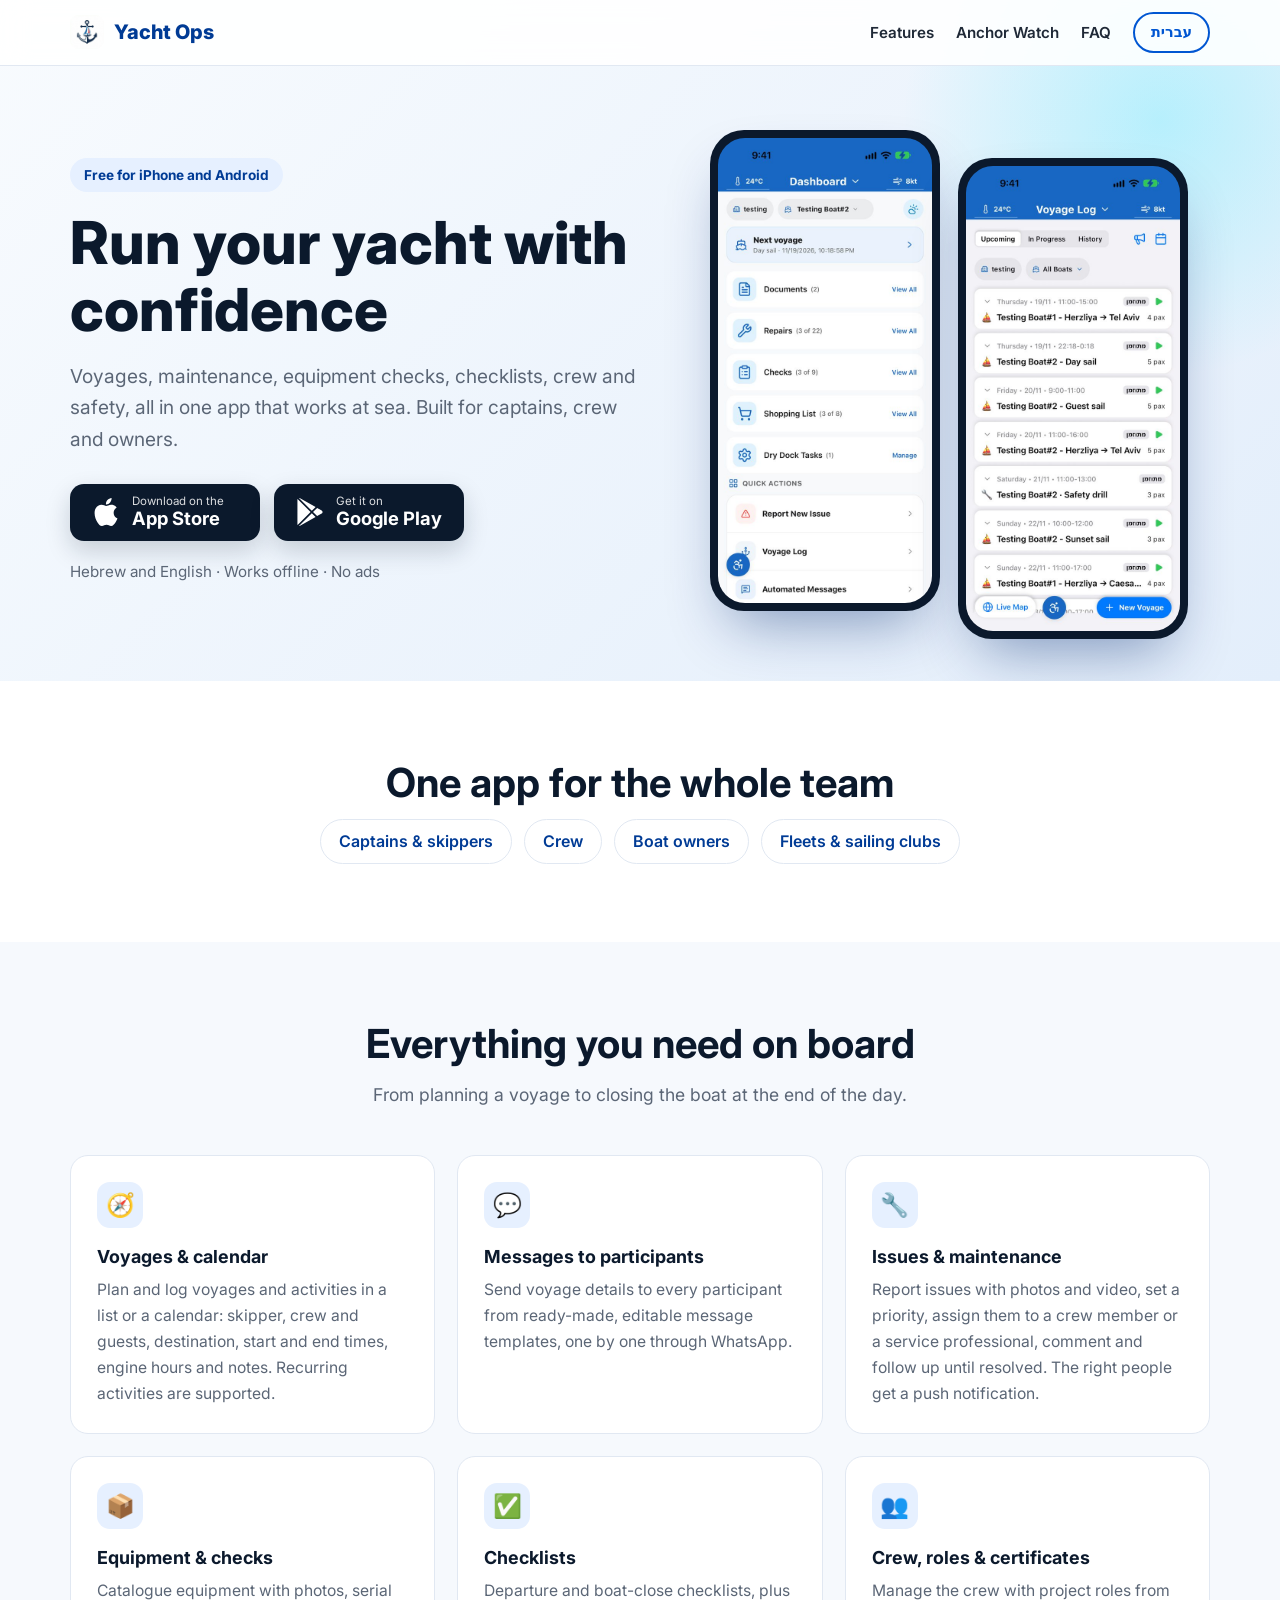
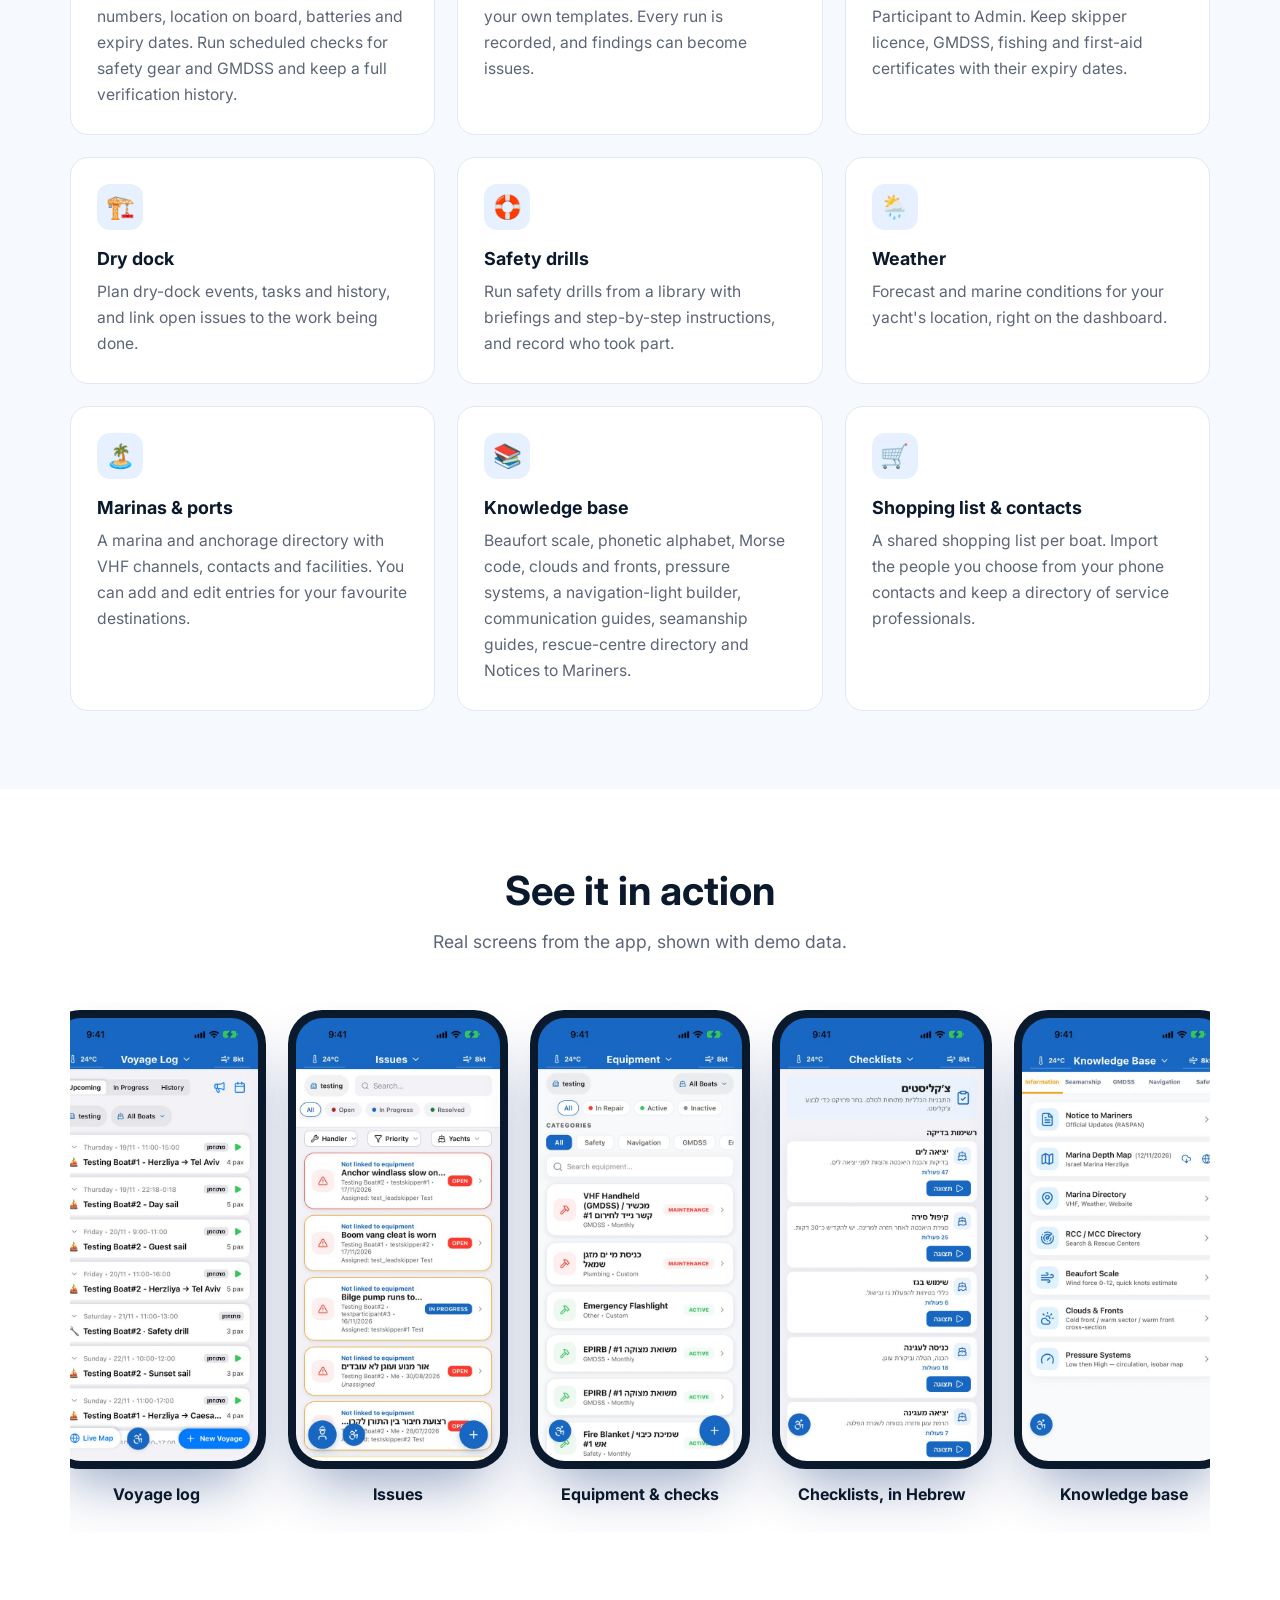
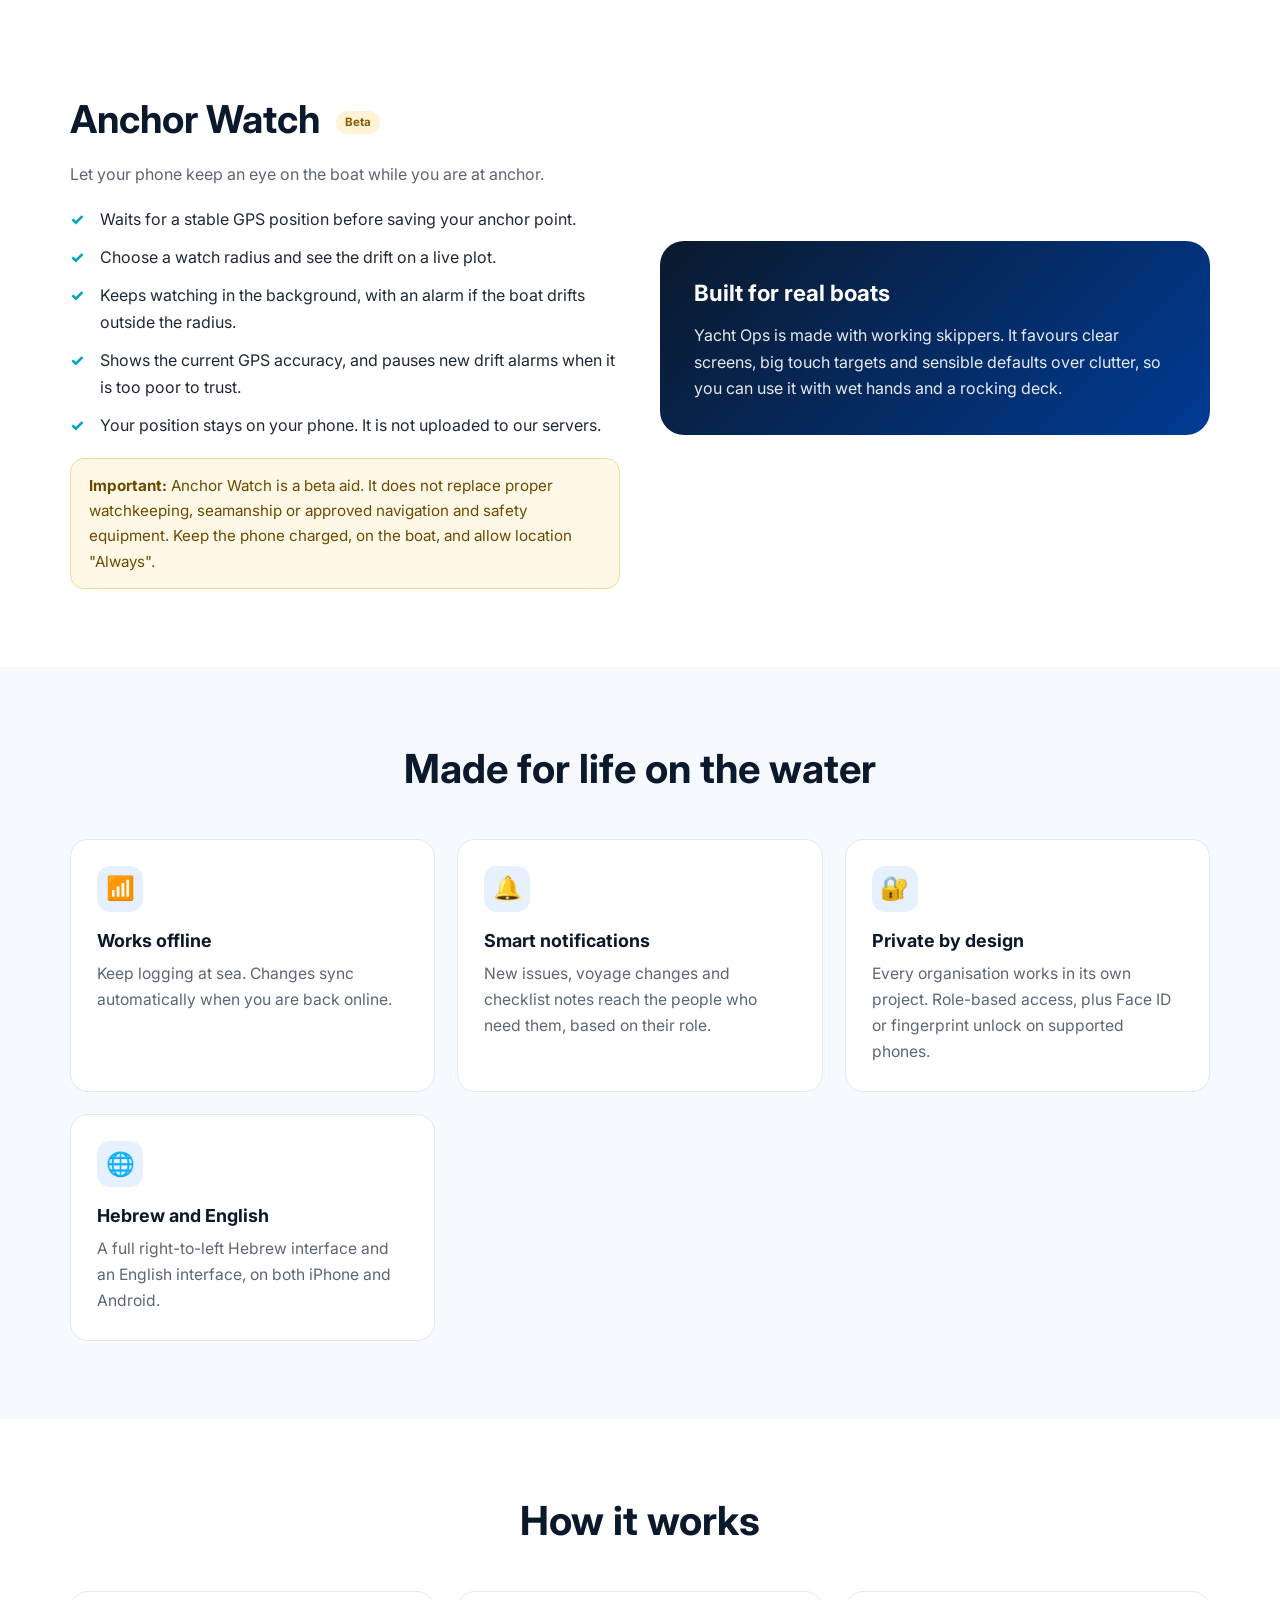
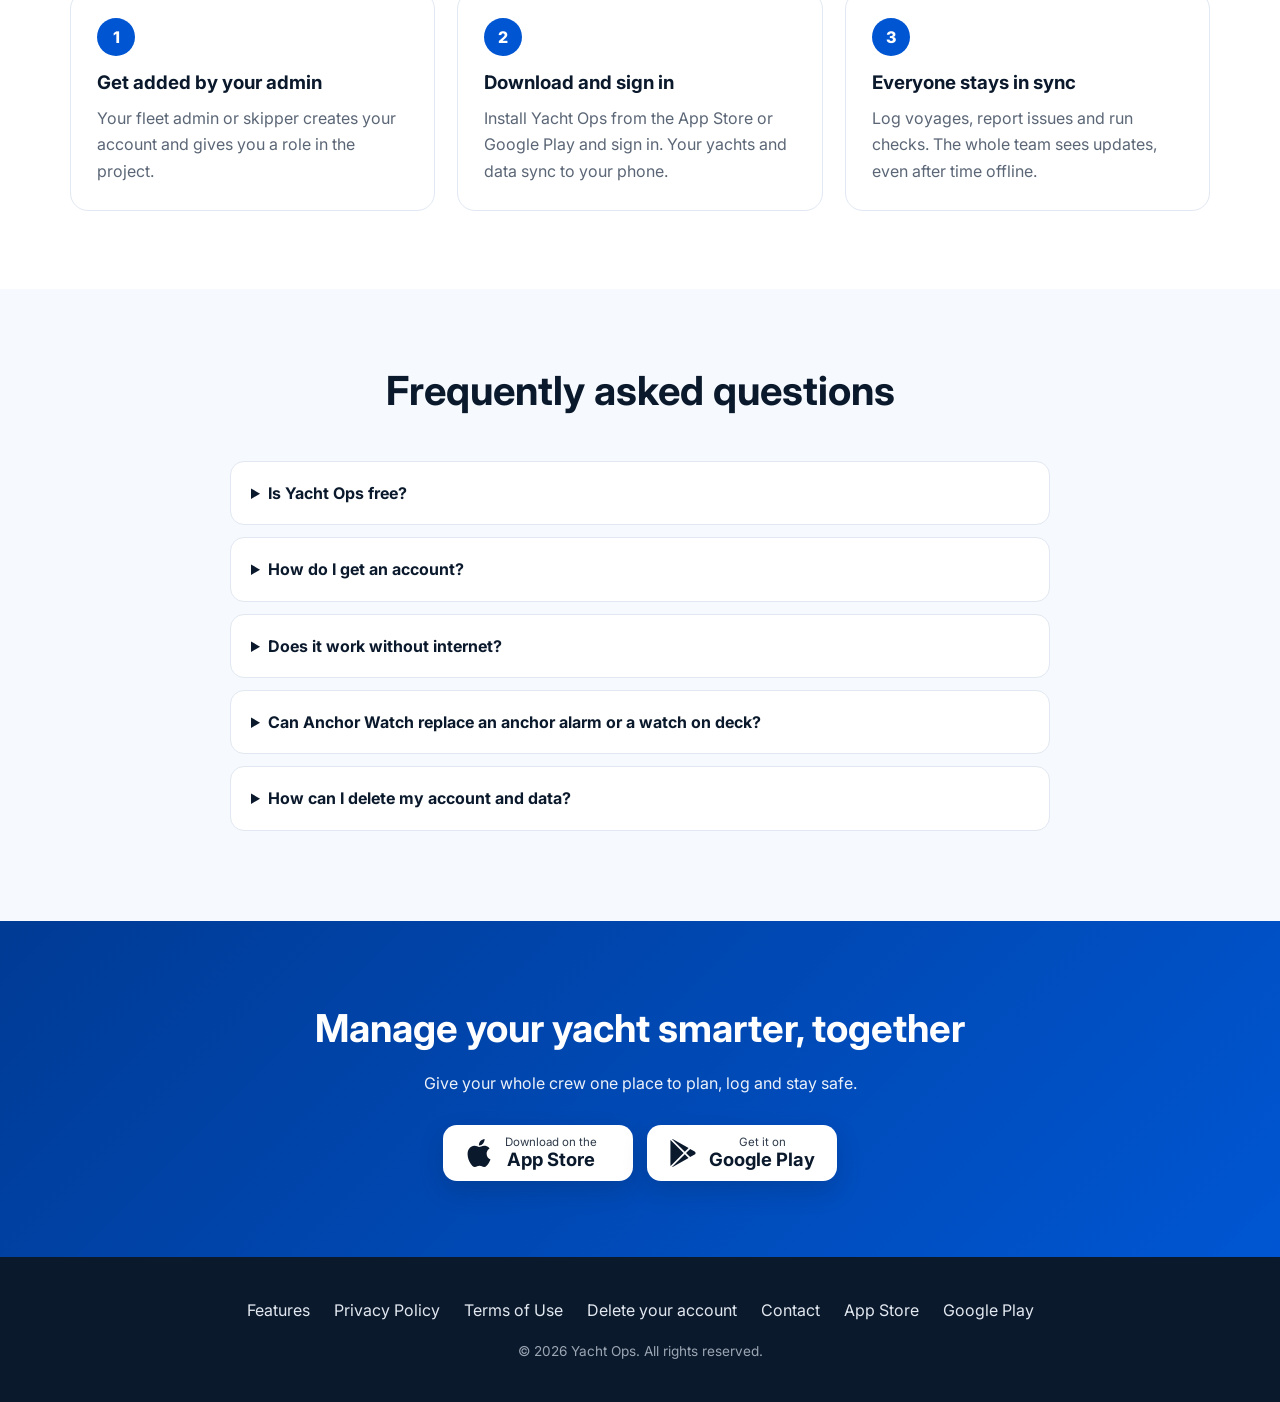
<file: index.html>
<!DOCTYPE html>
<html lang="en" dir="ltr" data-title-en="Yacht Ops - Yacht management for voyages, maintenance, equipment and crew" data-title-he="Yacht Ops - ניהול יאכטה: הפלגות, תחזוקה, ציוד וצוות" data-desc-en="Yacht Ops is a free app for captains, crew and owners: voyages, issues, equipment checks, checklists, Anchor Watch and more. Works offline. Hebrew and English. iPhone and Android." data-desc-he="Yacht Ops היא אפליקציה חינמית לקפטנים, צוותים ובעלי סירות: הפלגות, תקלות, בדיקות ציוד, צ'קליסטים, Anchor Watch ועוד. עובדת גם בלי קליטה. עברית ואנגלית. אייפון ואנדרואיד.">
<head>
<meta charset="UTF-8">
<meta name="viewport" content="width=device-width, initial-scale=1">
<title>Yacht Ops - Yacht management for voyages, maintenance, equipment and crew</title>
<meta name="description" content="Yacht Ops is a free app for captains, crew and owners: voyages, issues, equipment checks, checklists, Anchor Watch and more. Works offline. Hebrew and English. iPhone and Android.">
<link rel="canonical" href="https://hagayj.github.io/yachtops/">
<link rel="icon" href="icon.png">
<link rel="apple-touch-icon" href="icon.png">
<meta name="apple-itunes-app" content="app-id=6759055856">
<meta name="theme-color" content="#0056d2">
<meta property="og:type" content="website">
<meta property="og:site_name" content="Yacht Ops">
<meta property="og:title" content="Yacht Ops - Yacht management for voyages, maintenance, equipment and crew">
<meta property="og:description" content="Yacht Ops is a free app for captains, crew and owners: voyages, issues, equipment checks, checklists, Anchor Watch and more. Works offline. Hebrew and English. iPhone and Android.">
<meta property="og:image" content="https://hagayj.github.io/yachtops/logo.png">
<meta property="og:url" content="https://hagayj.github.io/yachtops/">
<meta name="twitter:card" content="summary">
<link rel="preconnect" href="https://fonts.googleapis.com">
<link rel="preconnect" href="https://fonts.gstatic.com" crossorigin>
<link href="https://fonts.googleapis.com/css2?family=Heebo:wght@300;400;600;800&family=Inter:wght@300;400;600;800&display=swap" rel="stylesheet">
<link rel="stylesheet" href="assets/site.css">
<script src="assets/site.js"></script>
</head>
<body>
<a class="skip" href="#main"><span class="en">Skip to content</span><span class="he">דלג לתוכן</span></a>
<nav class="top" aria-label="Main">
  <div class="wrap">
    <a href="#" class="logo"><img src="icon.png" alt="" width="34" height="34">Yacht Ops</a>
    <div class="nav-links">
      <a class="hide-sm" href="index.html#features"><span class="en">Features</span><span class="he">יכולות</span></a>
      <a class="hide-sm" href="index.html#anchor"><span class="en">Anchor Watch</span><span class="he">Anchor Watch</span></a>
      <a class="hide-sm" href="index.html#faq"><span class="en">FAQ</span><span class="he">שאלות נפוצות</span></a>
      <button id="lang-btn" class="lang-switch" type="button" onclick="toggleLanguage()"><span class="en">עברית</span><span class="he">English</span></button>
    </div>
  </div>
</nav>

<main id="main">
<section class="hero">
  <div class="wrap">
    <div>
      <span class="eyebrow"><span class="en">Free for iPhone and Android</span><span class="he">חינם לאייפון ולאנדרואיד</span></span>
      <h1><span class="en">Run your yacht with confidence</span><span class="he">מנהלים את הסירה בביטחון</span></h1>
      <p class="lead en">Voyages, maintenance, equipment checks, checklists, crew and safety, all in one app that works at sea. Built for captains, crew and owners.</p>
      <p class="lead he">הפלגות, תחזוקה, בדיקות ציוד, צ'קליסטים, צוות ובטיחות, הכול באפליקציה אחת שעובדת גם בלב ים. נבנתה לקפטנים, לצוותים ולבעלי סירות.</p>
      <div class="stores">
        <a class="store-btn" href="https://apps.apple.com/app/id6759055856" rel="noopener" target="_blank"><svg viewBox="0 0 24 24" aria-hidden="true"><path d="M12.152 6.896c-.948 0-2.415-1.078-3.96-1.04-2.04.027-3.91 1.183-4.961 3.014-2.117 3.675-.546 9.103 1.519 12.09 1.013 1.454 2.208 3.09 3.792 3.039 1.52-.065 2.09-.987 3.935-.987 1.831 0 2.35.987 3.96.948 1.637-.026 2.676-1.48 3.676-2.948 1.156-1.688 1.636-3.325 1.662-3.415-.039-.013-3.182-1.221-3.22-4.857-.026-3.04 2.48-4.494 2.597-4.559-1.429-2.09-3.623-2.324-4.39-2.376-2-.156-3.675 1.09-4.61 1.09zM15.53 3.83c.843-1.012 1.4-2.427 1.245-3.83-1.207.052-2.662.805-3.532 1.818-.78.896-1.454 2.338-1.273 3.714 1.338.104 2.715-.688 3.559-1.701"/></svg><span><small class="en">Download on the</small><small class="he">הורדה מ-</small><strong>App Store</strong></span></a>
        <a class="store-btn" href="https://play.google.com/store/apps/details?id=com.hagayj.ship1" rel="noopener" target="_blank"><svg viewBox="0 0 24 24" aria-hidden="true"><path d="M22.018 13.298l-3.919 2.218-3.515-3.493 3.543-3.521 3.891 2.202a1.49 1.49 0 0 1 0 2.594zM1.337.924a1.486 1.486 0 0 0-.112.568v21.017c0 .217.045.419.124.6l11.155-11.087L1.337.924zm12.207 10.065l3.258-3.238L3.45.195a1.466 1.466 0 0 0-.946-.179l11.04 10.973zm0 2.067l-11 10.933c.298.036.612-.016.906-.183l13.324-7.54-3.23-3.21z"/></svg><span><small class="en">Get it on</small><small class="he">זמין ב-</small><strong>Google Play</strong></span></a>
      </div>
      <p class="meta en">Hebrew and English · Works offline · No ads</p>
      <p class="meta he">עברית ואנגלית · עובדת גם בלי קליטה · בלי פרסומות</p>
    </div>
    <div class="shots" aria-hidden="false">
      <div class="phone"><img src="assets/shots/dashboard.jpg" alt="Yacht Ops dashboard showing the active yacht and project" width="560" height="1217" loading="eager"></div>
      <div class="phone second"><img src="assets/shots/voyages.jpg" alt="Yacht Ops voyage list" width="560" height="1217" loading="lazy"></div>
    </div>
  </div>
</section>

<section class="block alt" aria-labelledby="who">
  <div class="wrap head" style="margin-bottom:0">
    <h2 id="who"><span class="en">One app for the whole team</span><span class="he">אפליקציה אחת לכל הצוות</span></h2>
    <div class="audience">
      <span><span class="en">Captains &amp; skippers</span><span class="he">קפטנים וסקיפרים</span></span>
      <span><span class="en">Crew</span><span class="he">צוות</span></span>
      <span><span class="en">Boat owners</span><span class="he">בעלי סירות</span></span>
      <span><span class="en">Fleets &amp; sailing clubs</span><span class="he">צי סירות ומועדוני שייט</span></span>
    </div>
  </div>
</section>

<section class="block" id="features" aria-labelledby="ft">
  <div class="wrap">
    <div class="head">
      <h2 id="ft"><span class="en">Everything you need on board</span><span class="he">כל מה שצריך על הסירה</span></h2>
      <p class="en">From planning a voyage to closing the boat at the end of the day.</p>
      <p class="he">מתכנון הפלגה ועד סגירת הסירה בסוף היום.</p>
    </div>
    <div class="grid">
      <article class="card">
        <div class="ic" aria-hidden="true">🧭</div>
        <h3><span class="en">Voyages & calendar</span><span class="he">הפלגות ויומן</span></h3>
        <p class="en">Plan and log voyages and activities in a list or a calendar: skipper, crew and guests, destination, start and end times, engine hours and notes. Recurring activities are supported.</p><p class="he">תכננו ותעדו הפלגות ופעילויות ברשימה או ביומן: סקיפר, צוות ואורחים, יעד, שעות התחלה וסיום, שעות מנוע והערות. אפשר גם ליצור פעילויות חוזרות.</p>
      </article>
      <article class="card">
        <div class="ic" aria-hidden="true">💬</div>
        <h3><span class="en">Messages to participants</span><span class="he">הודעות למשתתפים</span></h3>
        <p class="en">Send voyage details to every participant from ready-made, editable message templates, one by one through WhatsApp.</p><p class="he">שלחו לכל משתתף את פרטי ההפלגה מתבניות הודעה מוכנות וניתנות לעריכה, אחד אחד דרך WhatsApp.</p>
      </article>
      <article class="card">
        <div class="ic" aria-hidden="true">🔧</div>
        <h3><span class="en">Issues & maintenance</span><span class="he">תקלות ותחזוקה</span></h3>
        <p class="en">Report issues with photos and video, set a priority, assign them to a crew member or a service professional, comment and follow up until resolved. The right people get a push notification.</p><p class="he">דווחו על תקלות עם תמונות ווידאו, קבעו עדיפות, שייכו לאיש צוות או לבעל מקצוע, הגיבו ועקבו עד לפתרון. האנשים הנכונים מקבלים התראה.</p>
      </article>
      <article class="card">
        <div class="ic" aria-hidden="true">📦</div>
        <h3><span class="en">Equipment & checks</span><span class="he">ציוד ובדיקות</span></h3>
        <p class="en">Catalogue equipment with photos, serial numbers, location on board, batteries and expiry dates. Run scheduled checks for safety gear and GMDSS and keep a full verification history.</p><p class="he">קטלגו ציוד עם תמונות, מספרים סידוריים, מיקום על הסירה, סוללות ותאריכי תפוגה. בצעו בדיקות תקופתיות לציוד בטיחות ו-GMDSS ושמרו היסטוריית אימותים מלאה.</p>
      </article>
      <article class="card">
        <div class="ic" aria-hidden="true">✅</div>
        <h3><span class="en">Checklists</span><span class="he">צ'קליסטים</span></h3>
        <p class="en">Departure and boat-close checklists, plus your own templates. Every run is recorded, and findings can become issues.</p><p class="he">צ'קליסט יציאה וסגירת סירה, ובנוסף תבניות משלכם. כל ביצוע נשמר, וממצאים אפשר להפוך לתקלות.</p>
      </article>
      <article class="card">
        <div class="ic" aria-hidden="true">👥</div>
        <h3><span class="en">Crew, roles & certificates</span><span class="he">צוות, תפקידים והסמכות</span></h3>
        <p class="en">Manage the crew with project roles from Participant to Admin. Keep skipper licence, GMDSS, fishing and first-aid certificates with their expiry dates.</p><p class="he">נהלו את הצוות עם תפקידים בפרויקט, ממשתתף ועד מנהל. שמרו רישיון סקיפר, GMDSS, דיג וקורס עזרה ראשונה עם תאריכי תפוגה.</p>
      </article>
      <article class="card">
        <div class="ic" aria-hidden="true">🏗️</div>
        <h3><span class="en">Dry dock</span><span class="he">מספנה</span></h3>
        <p class="en">Plan dry-dock events, tasks and history, and link open issues to the work being done.</p><p class="he">תכננו אירועי מספנה, משימות והיסטוריה, וקשרו תקלות פתוחות לעבודה שמתבצעת.</p>
      </article>
      <article class="card">
        <div class="ic" aria-hidden="true">🛟</div>
        <h3><span class="en">Safety drills</span><span class="he">תרגילי בטיחות</span></h3>
        <p class="en">Run safety drills from a library with briefings and step-by-step instructions, and record who took part.</p><p class="he">בצעו תרגילי בטיחות מתוך ספרייה עם תדריכים והוראות שלב אחר שלב, ותעדו מי השתתף.</p>
      </article>
      <article class="card">
        <div class="ic" aria-hidden="true">🌦️</div>
        <h3><span class="en">Weather</span><span class="he">מזג אוויר</span></h3>
        <p class="en">Forecast and marine conditions for your yacht's location, right on the dashboard.</p><p class="he">תחזית ותנאי ים למיקום הסירה שלכם, ישירות בלוח הבקרה.</p>
      </article>
      <article class="card">
        <div class="ic" aria-hidden="true">🏝️</div>
        <h3><span class="en">Marinas & ports</span><span class="he">מרינות ונמלים</span></h3>
        <p class="en">A marina and anchorage directory with VHF channels, contacts and facilities. You can add and edit entries for your favourite destinations.</p><p class="he">מדריך מרינות ומעגנים עם ערוצי VHF, פרטי קשר ומתקנים. אפשר להוסיף ולערוך יעדים מועדפים.</p>
      </article>
      <article class="card">
        <div class="ic" aria-hidden="true">📚</div>
        <h3><span class="en">Knowledge base</span><span class="he">מאגר ידע</span></h3>
        <p class="en">Beaufort scale, phonetic alphabet, Morse code, clouds and fronts, pressure systems, a navigation-light builder, communication guides, seamanship guides, rescue-centre directory and Notices to Mariners.</p><p class="he">סולם בופורט, אלפבית פונטי, קוד מורס, עננים ופרונטים, מערכות לחץ, בונה אורות ניווט, מדריכי תקשורת ולימאות, מדריך מרכזי חילוץ והודעות לימאים.</p>
      </article>
      <article class="card">
        <div class="ic" aria-hidden="true">🛒</div>
        <h3><span class="en">Shopping list & contacts</span><span class="he">קניות ואנשי קשר</span></h3>
        <p class="en">A shared shopping list per boat. Import the people you choose from your phone contacts and keep a directory of service professionals.</p><p class="he">רשימת קניות משותפת לכל סירה. ייבאו מאנשי הקשר בטלפון רק את מי שתבחרו, ושמרו מדריך בעלי מקצוע.</p>
      </article>
    </div>
  </div>
</section>


<section class="block alt" id="screens" aria-labelledby="sc">
  <div class="wrap">
    <div class="head"><h2 id="sc"><span class="en">See it in action</span><span class="he">רואים את זה בפעולה</span></h2>
      <p class="en">Real screens from the app, shown with demo data.</p><p class="he">מסכים אמיתיים מהאפליקציה, עם נתוני הדגמה.</p></div>
    <div class="gallery">
      <figure><div class="phone"><img src="assets/shots/voyages.jpg" alt="Voyage log with upcoming voyages" width="560" height="1217" loading="lazy"></div><figcaption><span class="en">Voyage log</span><span class="he">יומן הפלגות</span></figcaption></figure>
      <figure><div class="phone"><img src="assets/shots/issues.jpg" alt="Issues list with priorities and status" width="560" height="1217" loading="lazy"></div><figcaption><span class="en">Issues</span><span class="he">תקלות</span></figcaption></figure>
      <figure><div class="phone"><img src="assets/shots/equipment.jpg" alt="Equipment inventory with checks" width="560" height="1217" loading="lazy"></div><figcaption><span class="en">Equipment &amp; checks</span><span class="he">ציוד ובדיקות</span></figcaption></figure>
      <figure><div class="phone"><img src="assets/shots/checklists.jpg" alt="Checklists in the Hebrew right-to-left interface" width="560" height="1217" loading="lazy"></div><figcaption><span class="en">Checklists, in Hebrew</span><span class="he">צ'קליסטים בעברית</span></figcaption></figure>
      <figure><div class="phone"><img src="assets/shots/knowledge.jpg" alt="Knowledge base with Notices to Mariners and marina directory" width="560" height="1217" loading="lazy"></div><figcaption><span class="en">Knowledge base</span><span class="he">מאגר ידע</span></figcaption></figure>
    </div>
  </div>
</section>

<section class="block alt" id="anchor" aria-labelledby="aw">
  <div class="wrap spot">
    <div>
      <h2 id="aw" style="font-size:clamp(1.7rem,3.4vw,2.4rem);color:var(--dark)">Anchor Watch <span class="tag"><span class="en">Beta</span><span class="he">בטא</span></span></h2>
      <p class="en" style="color:var(--muted);margin-top:10px">Let your phone keep an eye on the boat while you are at anchor.</p>
      <p class="he" style="color:var(--muted);margin-top:10px">תנו לטלפון לשים עין על הסירה בזמן שאתם בעוגן.</p>
      <ul class="en">
        <li>Waits for a stable GPS position before saving your anchor point.</li>
        <li>Choose a watch radius and see the drift on a live plot.</li>
        <li>Keeps watching in the background, with an alarm if the boat drifts outside the radius.</li>
        <li>Shows the current GPS accuracy, and pauses new drift alarms when it is too poor to trust.</li>
        <li>Your position stays on your phone. It is not uploaded to our servers.</li>
      </ul>
      <ul class="he">
        <li>ממתינה למיקום GPS יציב לפני שהיא שומרת את נקודת העוגן.</li>
        <li>בוחרים רדיוס מעקב ורואים את הסחיפה בגרף חי.</li>
        <li>ממשיכה לעקוב ברקע, ומשמיעה אזעקה אם הסירה נסחפת אל מחוץ לרדיוס.</li>
        <li>מציגה את דיוק ה-GPS הנוכחי, ומשהה אזעקות סחיפה חדשות כשהדיוק נמוך מכדי לסמוך עליו.</li>
        <li>המיקום נשאר בטלפון שלכם. הוא לא מועלה לשרתים שלנו.</li>
      </ul>
      <div class="note en"><strong>Important:</strong> Anchor Watch is a beta aid. It does not replace proper watchkeeping, seamanship or approved navigation and safety equipment. Keep the phone charged, on the boat, and allow location "Always".</div>
      <div class="note he"><strong>חשוב:</strong> Anchor Watch היא כלי עזר בגרסת בטא. היא לא מחליפה תצפית נכונה, לימאות או ציוד ניווט ובטיחות מאושר. שמרו את הטלפון טעון ועל הסירה, ואפשרו מיקום "תמיד".</div>
    </div>
    <div class="panel">
      <h3><span class="en">Built for real boats</span><span class="he">נבנתה לסירות אמיתיות</span></h3>
      <p class="en">Yacht Ops is made with working skippers. It favours clear screens, big touch targets and sensible defaults over clutter, so you can use it with wet hands and a rocking deck.</p>
      <p class="he">Yacht Ops נבנתה יחד עם סקיפרים עובדים. היא מעדיפה מסכים ברורים, כפתורים גדולים וברירות מחדל הגיוניות על פני עומס, כדי שאפשר יהיה להשתמש בה עם ידיים רטובות ועל סיפון מתנדנד.</p>
    </div>
  </div>
</section>

<section class="block" aria-labelledby="pf">
  <div class="wrap">
    <div class="head"><h2 id="pf"><span class="en">Made for life on the water</span><span class="he">עשויה לחיים על המים</span></h2></div>
    <div class="grid">
      <article class="card">
        <div class="ic" aria-hidden="true">📶</div>
        <h3><span class="en">Works offline</span><span class="he">עובד גם בלי קליטה</span></h3>
        <p class="en">Keep logging at sea. Changes sync automatically when you are back online.</p><p class="he">המשיכו לתעד בלב ים. השינויים מסתנכרנים אוטומטית כשחוזרת הקליטה.</p>
      </article>
      <article class="card">
        <div class="ic" aria-hidden="true">🔔</div>
        <h3><span class="en">Smart notifications</span><span class="he">התראות חכמות</span></h3>
        <p class="en">New issues, voyage changes and checklist notes reach the people who need them, based on their role.</p><p class="he">תקלות חדשות, שינויים בהפלגות והערות בצ'קליסט מגיעים לאנשים שצריכים אותם, לפי התפקיד.</p>
      </article>
      <article class="card">
        <div class="ic" aria-hidden="true">🔐</div>
        <h3><span class="en">Private by design</span><span class="he">פרטי מהיסוד</span></h3>
        <p class="en">Every organisation works in its own project. Role-based access, plus Face ID or fingerprint unlock on supported phones.</p><p class="he">כל ארגון עובד בפרויקט משלו. גישה לפי תפקידים, ופתיחה ב-Face ID או בטביעת אצבע במכשירים נתמכים.</p>
      </article>
      <article class="card">
        <div class="ic" aria-hidden="true">🌐</div>
        <h3><span class="en">Hebrew and English</span><span class="he">עברית ואנגלית</span></h3>
        <p class="en">A full right-to-left Hebrew interface and an English interface, on both iPhone and Android.</p><p class="he">ממשק עברי מלא מימין לשמאל וממשק באנגלית, גם באייפון וגם באנדרואיד.</p>
      </article>
    </div>
  </div>
</section>

<section class="block alt" aria-labelledby="hw">
  <div class="wrap">
    <div class="head"><h2 id="hw"><span class="en">How it works</span><span class="he">איך זה עובד</span></h2></div>
    <div class="steps">
      <div class="step"><h3><span class="en">Get added by your admin</span><span class="he">מקבלים הרשאה ממנהל</span></h3><p class="en">Your fleet admin or skipper creates your account and gives you a role in the project.</p><p class="he">מנהל הצי או הסקיפר פותח לכם חשבון ומגדיר לכם תפקיד בפרויקט.</p></div>
      <div class="step"><h3><span class="en">Download and sign in</span><span class="he">מורידים ומתחברים</span></h3><p class="en">Install Yacht Ops from the App Store or Google Play and sign in. Your yachts and data sync to your phone.</p><p class="he">מתקינים את Yacht Ops מ-App Store או מ-Google Play ומתחברים. הסירות והנתונים שלכם מסתנכרנים לטלפון.</p></div>
      <div class="step"><h3><span class="en">Everyone stays in sync</span><span class="he">כולם מעודכנים</span></h3><p class="en">Log voyages, report issues and run checks. The whole team sees updates, even after time offline.</p><p class="he">מתעדים הפלגות, מדווחים על תקלות ומבצעים בדיקות. כל הצוות רואה עדכונים, גם אחרי זמן בלי קליטה.</p></div>
    </div>
  </div>
</section>

<section class="block" id="faq" aria-labelledby="fq">
  <div class="wrap" style="max-width:820px">
    <div class="head"><h2 id="fq"><span class="en">Frequently asked questions</span><span class="he">שאלות נפוצות</span></h2></div>
      <details class="faq"><summary><span class="en">Is Yacht Ops free?</span><span class="he">האם Yacht Ops בחינם?</span></summary>
        <p class="en">Yes. The app is free to download and use, with no ads.</p><p class="he">כן. האפליקציה חינמית להורדה ולשימוש, וללא פרסומות.</p></details>
      <details class="faq"><summary><span class="en">How do I get an account?</span><span class="he">איך מקבלים חשבון?</span></summary>
        <p class="en">Accounts are created by your project admin, so there is no public sign-up. Ask your fleet admin or skipper to add you, then sign in with your email, or with Google where your admin enabled it. Questions? Email us.</p><p class="he">חשבונות נפתחים על ידי מנהל הפרויקט שלכם, ולכן אין הרשמה פתוחה. בקשו ממנהל הצי או מהסקיפר להוסיף אתכם, והתחברו עם האימייל, או עם Google אם המנהל איפשר זאת. יש שאלות? כתבו לנו.</p></details>
      <details class="faq"><summary><span class="en">Does it work without internet?</span><span class="he">האם זה עובד בלי אינטרנט?</span></summary>
        <p class="en">Yes. Yacht Ops is offline-first: you can keep working at sea, and your changes sync automatically when a connection returns.</p><p class="he">כן. Yacht Ops בנויה לעבודה בלי קליטה: אפשר להמשיך לעבוד בלב ים, והשינויים יסתנכרנו אוטומטית כשחוזרת הקליטה.</p></details>
      <details class="faq"><summary><span class="en">Can Anchor Watch replace an anchor alarm or a watch on deck?</span><span class="he">האם Anchor Watch יכולה להחליף אזעקת עוגן או תצפית?</span></summary>
        <p class="en">No. Anchor Watch is a beta feature and a helpful extra, not a replacement for proper watchkeeping, seamanship or approved safety equipment. Keep the phone charged and on the boat.</p><p class="he">לא. Anchor Watch היא יכולת בטא ותוספת שימושית, ולא תחליף לתצפית נכונה, לימאות או לציוד בטיחות מאושר. שמרו את הטלפון טעון ועל הסירה.</p></details>
      <details class="faq"><summary><span class="en">How can I delete my account and data?</span><span class="he">איך מוחקים את החשבון והנתונים?</span></summary>
        <p class="en">Follow the steps on the account deletion page. We complete deletion requests within 30 days. <a href="delete-account.html">Delete your account</a>.</p><p class="he">בצעו את השלבים בדף מחיקת החשבון. אנחנו משלימים בקשות מחיקה תוך 30 יום. <a href="delete-account.html">מחיקת חשבון</a>.</p></details>
  </div>
</section>

<section class="cta">
  <div class="wrap">
    <h2><span class="en">Manage your yacht smarter, together</span><span class="he">מנהלים את הסירה חכם יותר, ביחד</span></h2>
    <p class="en">Give your whole crew one place to plan, log and stay safe.</p>
    <p class="he">תנו לכל הצוות מקום אחד לתכנן, לתעד ולהישאר בטוחים.</p>
    <div class="stores">
        <a class="store-btn" href="https://apps.apple.com/app/id6759055856" rel="noopener" target="_blank"><svg viewBox="0 0 24 24" aria-hidden="true"><path d="M12.152 6.896c-.948 0-2.415-1.078-3.96-1.04-2.04.027-3.91 1.183-4.961 3.014-2.117 3.675-.546 9.103 1.519 12.09 1.013 1.454 2.208 3.09 3.792 3.039 1.52-.065 2.09-.987 3.935-.987 1.831 0 2.35.987 3.96.948 1.637-.026 2.676-1.48 3.676-2.948 1.156-1.688 1.636-3.325 1.662-3.415-.039-.013-3.182-1.221-3.22-4.857-.026-3.04 2.48-4.494 2.597-4.559-1.429-2.09-3.623-2.324-4.39-2.376-2-.156-3.675 1.09-4.61 1.09zM15.53 3.83c.843-1.012 1.4-2.427 1.245-3.83-1.207.052-2.662.805-3.532 1.818-.78.896-1.454 2.338-1.273 3.714 1.338.104 2.715-.688 3.559-1.701"/></svg><span><small class="en">Download on the</small><small class="he">הורדה מ-</small><strong>App Store</strong></span></a>
        <a class="store-btn" href="https://play.google.com/store/apps/details?id=com.hagayj.ship1" rel="noopener" target="_blank"><svg viewBox="0 0 24 24" aria-hidden="true"><path d="M22.018 13.298l-3.919 2.218-3.515-3.493 3.543-3.521 3.891 2.202a1.49 1.49 0 0 1 0 2.594zM1.337.924a1.486 1.486 0 0 0-.112.568v21.017c0 .217.045.419.124.6l11.155-11.087L1.337.924zm12.207 10.065l3.258-3.238L3.45.195a1.466 1.466 0 0 0-.946-.179l11.04 10.973zm0 2.067l-11 10.933c.298.036.612-.016.906-.183l13.324-7.54-3.23-3.21z"/></svg><span><small class="en">Get it on</small><small class="he">זמין ב-</small><strong>Google Play</strong></span></a>
      </div>
  </div>
</section>
</main>
<footer>
  <div class="wrap">
    <div class="links">
      <a href="index.html#features"><span class="en">Features</span><span class="he">יכולות</span></a>
      <a href="privacy.html"><span class="en">Privacy Policy</span><span class="he">מדיניות פרטיות</span></a>
      <a href="terms.html"><span class="en">Terms of Use</span><span class="he">תנאי שימוש</span></a>
      <a href="delete-account.html"><span class="en">Delete your account</span><span class="he">מחיקת חשבון</span></a>
      <a href="mailto:hagay.jiv@gmail.com"><span class="en">Contact</span><span class="he">צור קשר</span></a>
      <a href="https://apps.apple.com/app/id6759055856" target="_blank" rel="noopener">App Store</a>
      <a href="https://play.google.com/store/apps/details?id=com.hagayj.ship1" target="_blank" rel="noopener">Google Play</a>
    </div>
    <div class="small en">&copy; 2026 Yacht Ops. All rights reserved.</div>
    <div class="small he">&copy; 2026 Yacht Ops. כל הזכויות שמורות.</div>
  </div>
</footer>
</body>
</html>
</file>
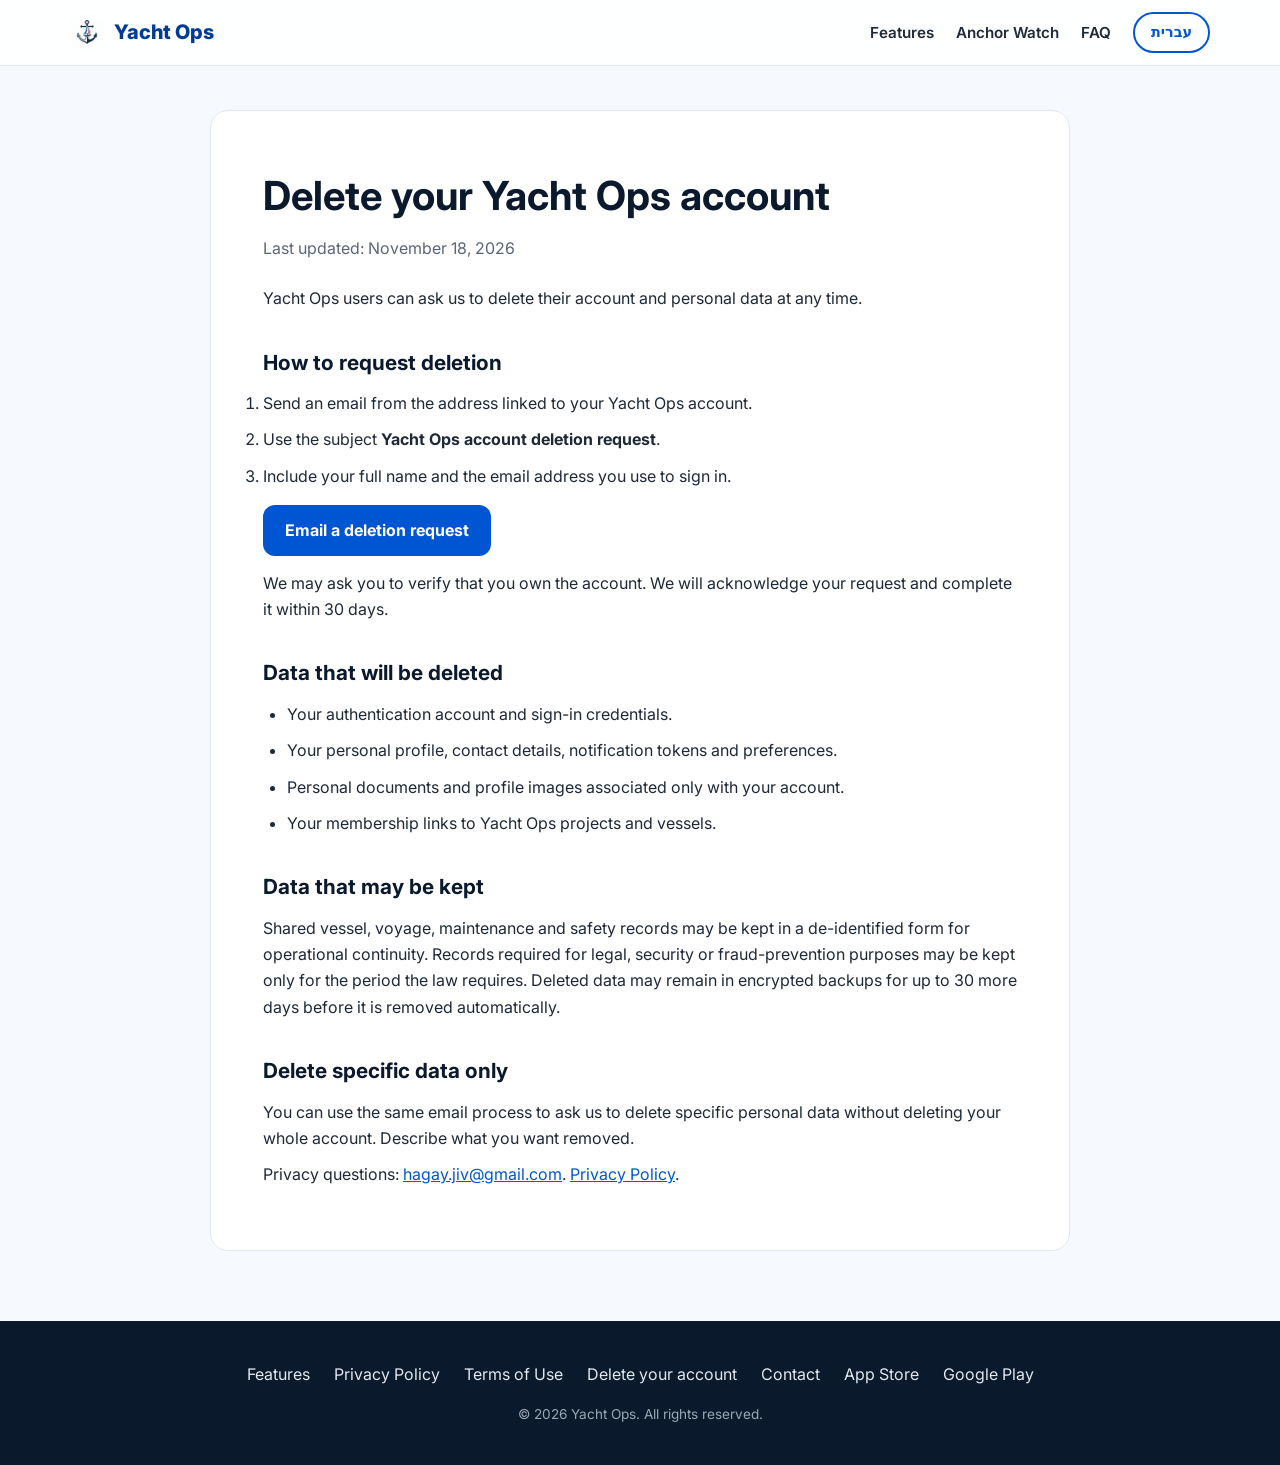
<file: delete-account.html>
<!DOCTYPE html>
<html lang="en" dir="ltr" data-title-en="Delete your Yacht Ops account" data-title-he="מחיקת חשבון Yacht Ops" data-desc-en="How to ask for deletion of your Yacht Ops account and personal data, and what is deleted or kept." data-desc-he="איך מבקשים מחיקה של חשבון Yacht Ops והנתונים האישיים, ומה נמחק ומה נשמר.">
<head>
<meta charset="UTF-8">
<meta name="viewport" content="width=device-width, initial-scale=1">
<title>Delete your Yacht Ops account</title>
<meta name="description" content="How to ask for deletion of your Yacht Ops account and personal data, and what is deleted or kept.">
<link rel="canonical" href="https://hagayj.github.io/yachtops/delete-account.html">
<link rel="icon" href="icon.png">
<link rel="apple-touch-icon" href="icon.png">
<meta name="apple-itunes-app" content="app-id=6759055856">
<meta name="theme-color" content="#0056d2">
<meta property="og:type" content="website">
<meta property="og:site_name" content="Yacht Ops">
<meta property="og:title" content="Delete your Yacht Ops account">
<meta property="og:description" content="How to ask for deletion of your Yacht Ops account and personal data, and what is deleted or kept.">
<meta property="og:image" content="https://hagayj.github.io/yachtops/logo.png">
<meta property="og:url" content="https://hagayj.github.io/yachtops/delete-account.html">
<meta name="twitter:card" content="summary">
<link rel="preconnect" href="https://fonts.googleapis.com">
<link rel="preconnect" href="https://fonts.gstatic.com" crossorigin>
<link href="https://fonts.googleapis.com/css2?family=Heebo:wght@300;400;600;800&family=Inter:wght@300;400;600;800&display=swap" rel="stylesheet">
<link rel="stylesheet" href="assets/site.css">
<script src="assets/site.js"></script>
</head>
<body>
<a class="skip" href="#main"><span class="en">Skip to content</span><span class="he">דלג לתוכן</span></a>
<nav class="top" aria-label="Main">
  <div class="wrap">
    <a href="index.html" class="logo"><img src="icon.png" alt="" width="34" height="34">Yacht Ops</a>
    <div class="nav-links">
      <a class="hide-sm" href="index.html#features"><span class="en">Features</span><span class="he">יכולות</span></a>
      <a class="hide-sm" href="index.html#anchor"><span class="en">Anchor Watch</span><span class="he">Anchor Watch</span></a>
      <a class="hide-sm" href="index.html#faq"><span class="en">FAQ</span><span class="he">שאלות נפוצות</span></a>
      <button id="lang-btn" class="lang-switch" type="button" onclick="toggleLanguage()"><span class="en">עברית</span><span class="he">English</span></button>
    </div>
  </div>
</nav>
<main id="main" class="doc"><div class="wrap"><article class="paper">
<h1><span class="en">Delete your Yacht Ops account</span><span class="he">מחיקת חשבון Yacht Ops</span></h1>
<p class="updated"><span class="en">Last updated: November 18, 2026</span><span class="he">עודכן לאחרונה: 18 בנובמבר 2026</span></p>
<p class="en">Yacht Ops users can ask us to delete their account and personal data at any time.</p><p class="he">משתמשי Yacht Ops יכולים לבקש מאיתנו למחוק את החשבון והנתונים האישיים שלהם בכל עת.</p>

<h2 id=""><span class="en">How to request deletion</span><span class="he">איך מבקשים מחיקה</span></h2>
<ol class="en"><li>Send an email from the address linked to your Yacht Ops account.</li><li>Use the subject <strong>Yacht Ops account deletion request</strong>.</li><li>Include your full name and the email address you use to sign in.</li></ol>
<ol class="he"><li>שלחו אימייל מהכתובת המקושרת לחשבון Yacht Ops שלכם.</li><li>כתבו בנושא <strong>Yacht Ops account deletion request</strong>.</li><li>ציינו את שמכם המלא ואת כתובת האימייל שבה אתם מתחברים.</li></ol>
<a class="mailbtn" href="mailto:hagay.jiv@gmail.com?subject=Yacht%20Ops%20account%20deletion%20request"><span class="en">Email a deletion request</span><span class="he">שליחת בקשת מחיקה</span></a>
<p class="en">We may ask you to verify that you own the account. We will acknowledge your request and complete it within 30 days.</p><p class="he">ייתכן שנבקש שתאמתו שהחשבון שלכם. נאשר את קבלת הבקשה ונשלים אותה תוך 30 יום.</p>

<h2 id=""><span class="en">Data that will be deleted</span><span class="he">נתונים שיימחקו</span></h2>
<ul class="en"><li>Your authentication account and sign-in credentials.</li><li>Your personal profile, contact details, notification tokens and preferences.</li><li>Personal documents and profile images associated only with your account.</li><li>Your membership links to Yacht Ops projects and vessels.</li></ul><ul class="he"><li>חשבון האימות ופרטי ההתחברות שלכם.</li><li>הפרופיל האישי, פרטי הקשר, טוקני ההתראות וההעדפות שלכם.</li><li>מסמכים אישיים ותמונות פרופיל המשויכים לחשבון שלכם בלבד.</li><li>קישורי החברות שלכם לפרויקטים ולסירות ב-Yacht Ops.</li></ul>

<h2 id=""><span class="en">Data that may be kept</span><span class="he">נתונים שעשויים להישמר</span></h2>
<p class="en">Shared vessel, voyage, maintenance and safety records may be kept in a de-identified form for operational continuity. Records required for legal, security or fraud-prevention purposes may be kept only for the period the law requires. Deleted data may remain in encrypted backups for up to 30 more days before it is removed automatically.</p><p class="he">רשומות משותפות של סירה, הפלגות, תחזוקה ובטיחות עשויות להישמר בצורה מנוטרלת זהות לשם רציפות תפעולית. רשומות הנדרשות למטרות חוקיות, אבטחה או מניעת הונאה עשויות להישמר רק לתקופה שהחוק דורש. נתונים שנמחקו עשויים להישאר בגיבויים מוצפנים עד 30 יום נוספים לפני שיוסרו אוטומטית.</p>

<h2 id=""><span class="en">Delete specific data only</span><span class="he">מחיקת נתונים מסוימים בלבד</span></h2>
<p class="en">You can use the same email process to ask us to delete specific personal data without deleting your whole account. Describe what you want removed.</p><p class="he">אפשר להשתמש באותו תהליך אימייל כדי לבקש שנמחק נתונים אישיים מסוימים בלי למחוק את כל החשבון. תארו מה אתם רוצים להסיר.</p>
<p class="en">Privacy questions: <a href="mailto:hagay.jiv@gmail.com">hagay.jiv@gmail.com</a>. <a href="privacy.html">Privacy Policy</a>.</p><p class="he">שאלות פרטיות: <a href="mailto:hagay.jiv@gmail.com">hagay.jiv@gmail.com</a>. <a href="privacy.html">מדיניות פרטיות</a>.</p>
</article></div></main>
<footer>
  <div class="wrap">
    <div class="links">
      <a href="index.html#features"><span class="en">Features</span><span class="he">יכולות</span></a>
      <a href="privacy.html"><span class="en">Privacy Policy</span><span class="he">מדיניות פרטיות</span></a>
      <a href="terms.html"><span class="en">Terms of Use</span><span class="he">תנאי שימוש</span></a>
      <a href="delete-account.html"><span class="en">Delete your account</span><span class="he">מחיקת חשבון</span></a>
      <a href="mailto:hagay.jiv@gmail.com"><span class="en">Contact</span><span class="he">צור קשר</span></a>
      <a href="https://apps.apple.com/app/id6759055856" target="_blank" rel="noopener">App Store</a>
      <a href="https://play.google.com/store/apps/details?id=com.hagayj.ship1" target="_blank" rel="noopener">Google Play</a>
    </div>
    <div class="small en">&copy; 2026 Yacht Ops. All rights reserved.</div>
    <div class="small he">&copy; 2026 Yacht Ops. כל הזכויות שמורות.</div>
  </div>
</footer>
</body>
</html>
</file>
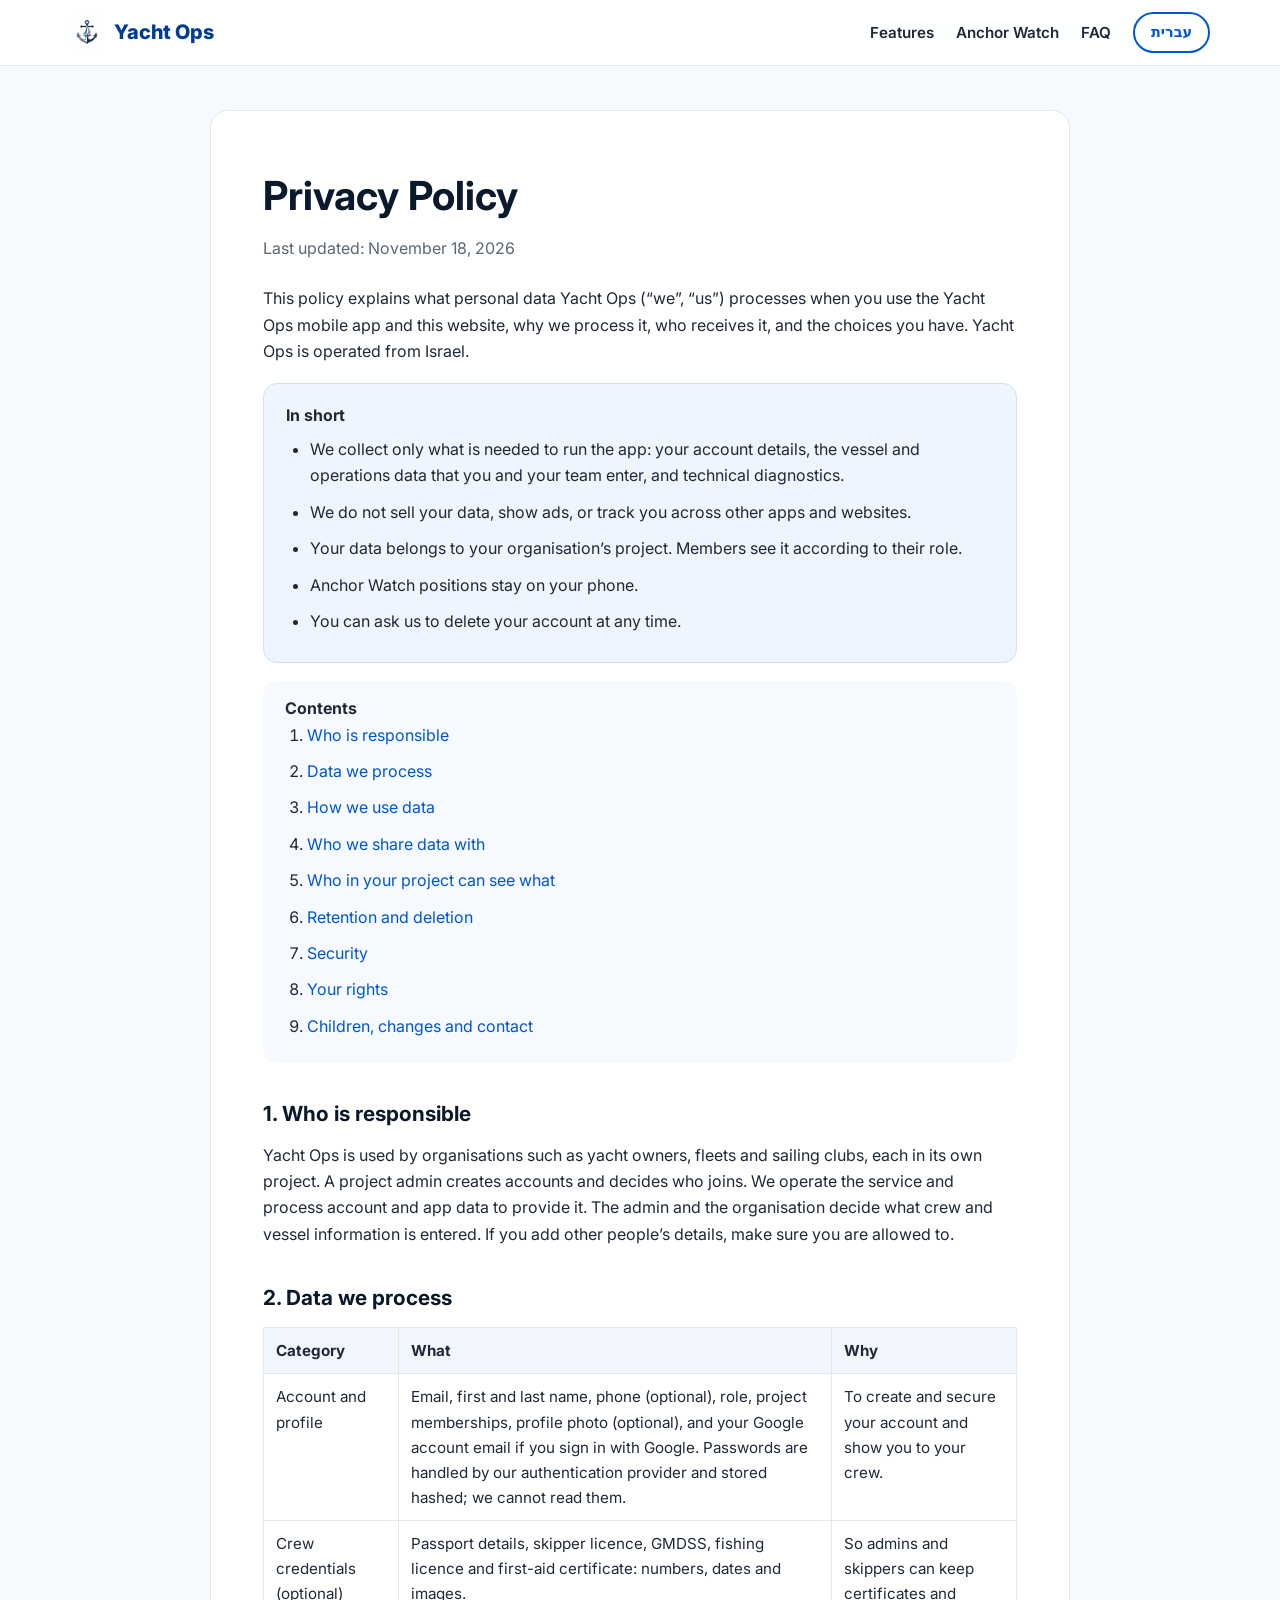
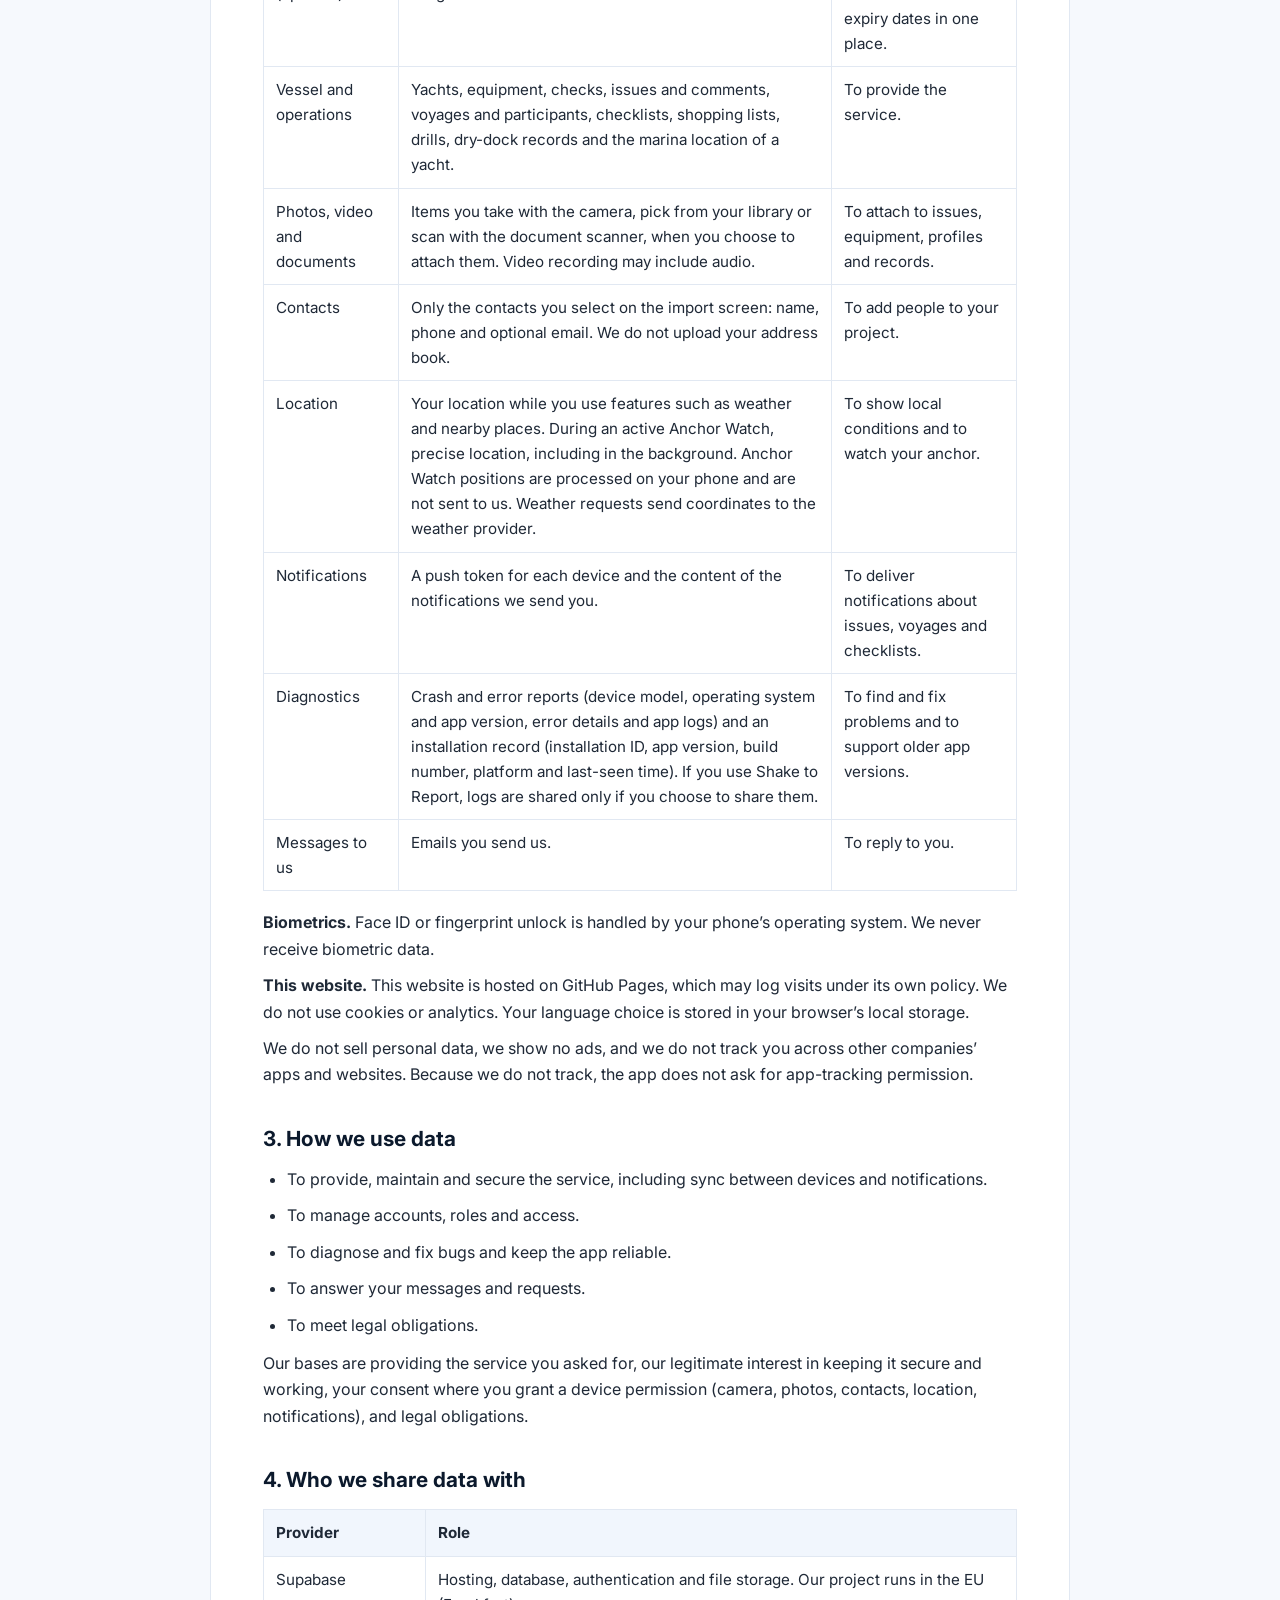
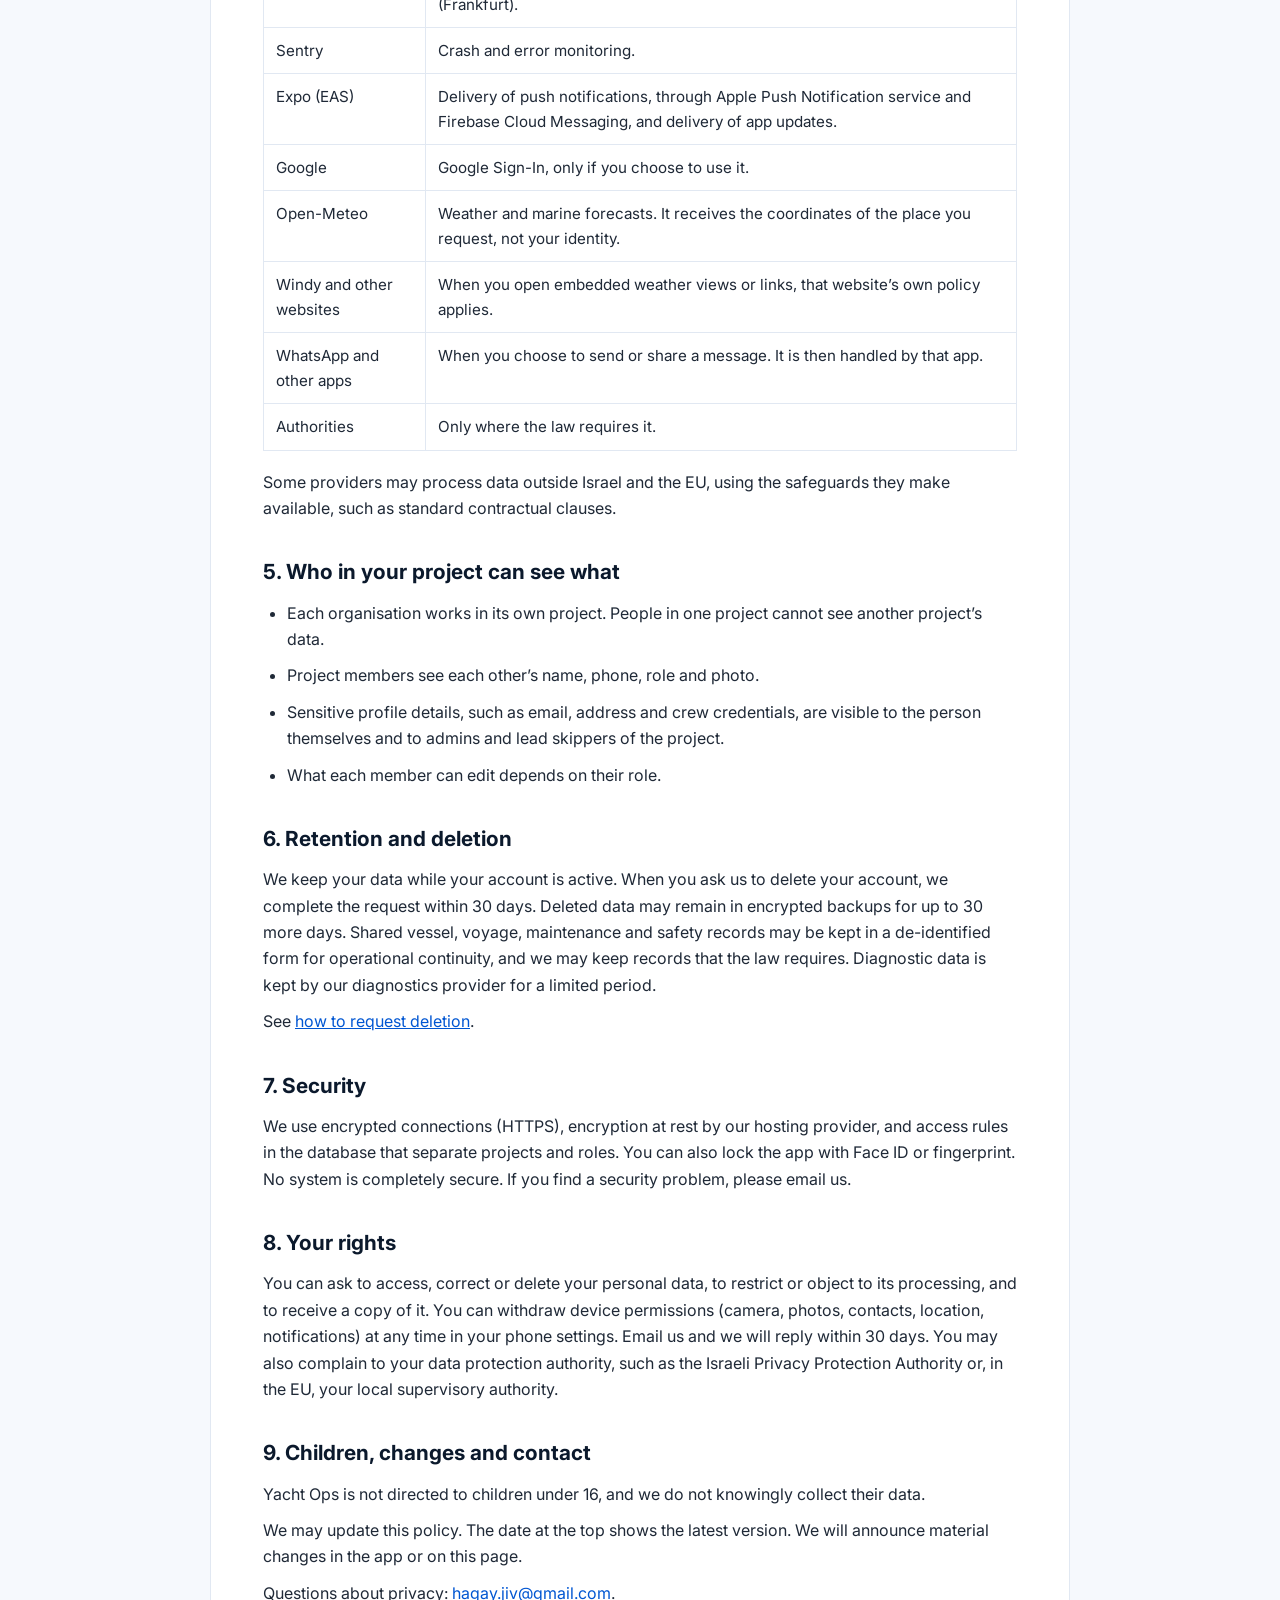
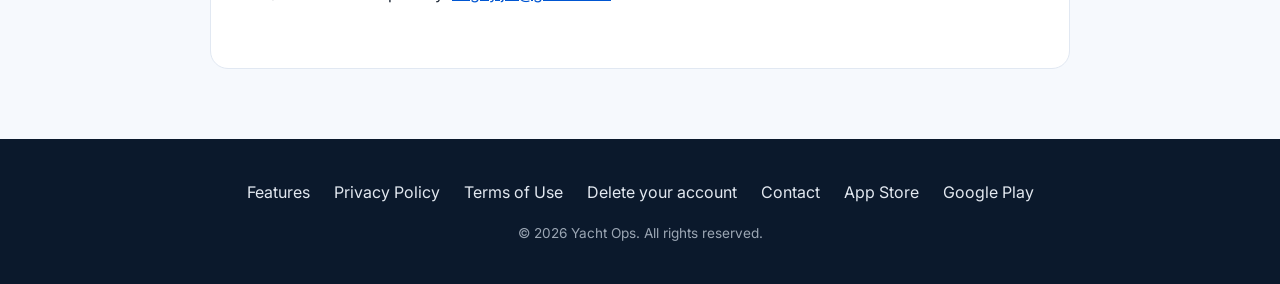
<file: privacy.html>
<!DOCTYPE html>
<html lang="en" dir="ltr" data-title-en="Privacy Policy - Yacht Ops" data-title-he="מדיניות פרטיות - Yacht Ops" data-desc-en="How Yacht Ops collects, uses and protects personal data, and your choices." data-desc-he="איך Yacht Ops אוספת, משתמשת ומגינה על נתונים אישיים, והבחירות שלכם.">
<head>
<meta charset="UTF-8">
<meta name="viewport" content="width=device-width, initial-scale=1">
<title>Privacy Policy - Yacht Ops</title>
<meta name="description" content="How Yacht Ops collects, uses and protects personal data, and your choices.">
<link rel="canonical" href="https://hagayj.github.io/yachtops/privacy.html">
<link rel="icon" href="icon.png">
<link rel="apple-touch-icon" href="icon.png">
<meta name="apple-itunes-app" content="app-id=6759055856">
<meta name="theme-color" content="#0056d2">
<meta property="og:type" content="website">
<meta property="og:site_name" content="Yacht Ops">
<meta property="og:title" content="Privacy Policy - Yacht Ops">
<meta property="og:description" content="How Yacht Ops collects, uses and protects personal data, and your choices.">
<meta property="og:image" content="https://hagayj.github.io/yachtops/logo.png">
<meta property="og:url" content="https://hagayj.github.io/yachtops/privacy.html">
<meta name="twitter:card" content="summary">
<link rel="preconnect" href="https://fonts.googleapis.com">
<link rel="preconnect" href="https://fonts.gstatic.com" crossorigin>
<link href="https://fonts.googleapis.com/css2?family=Heebo:wght@300;400;600;800&family=Inter:wght@300;400;600;800&display=swap" rel="stylesheet">
<link rel="stylesheet" href="assets/site.css">
<script src="assets/site.js"></script>
</head>
<body>
<a class="skip" href="#main"><span class="en">Skip to content</span><span class="he">דלג לתוכן</span></a>
<nav class="top" aria-label="Main">
  <div class="wrap">
    <a href="index.html" class="logo"><img src="icon.png" alt="" width="34" height="34">Yacht Ops</a>
    <div class="nav-links">
      <a class="hide-sm" href="index.html#features"><span class="en">Features</span><span class="he">יכולות</span></a>
      <a class="hide-sm" href="index.html#anchor"><span class="en">Anchor Watch</span><span class="he">Anchor Watch</span></a>
      <a class="hide-sm" href="index.html#faq"><span class="en">FAQ</span><span class="he">שאלות נפוצות</span></a>
      <button id="lang-btn" class="lang-switch" type="button" onclick="toggleLanguage()"><span class="en">עברית</span><span class="he">English</span></button>
    </div>
  </div>
</nav>
<main id="main" class="doc"><div class="wrap"><article class="paper">
<h1><span class="en">Privacy Policy</span><span class="he">מדיניות פרטיות</span></h1>
<p class="updated"><span class="en">Last updated: November 18, 2026</span><span class="he">עודכן לאחרונה: 18 בנובמבר 2026</span></p>
<p class="en">This policy explains what personal data Yacht Ops (&ldquo;we&rdquo;, &ldquo;us&rdquo;) processes when you use the Yacht Ops mobile app and this website, why we process it, who receives it, and the choices you have. Yacht Ops is operated from Israel.</p><p class="he">מדיניות זו מסבירה אילו נתונים אישיים Yacht Ops (&quot;אנחנו&quot;) מעבדת כשאתם משתמשים באפליקציית Yacht Ops ובאתר זה, למה, מי מקבל אותם ואילו אפשרויות יש לכם. Yacht Ops מופעלת מישראל.</p>
<div class="summary"><strong><span class="en">In short</span><span class="he">בקצרה</span></strong>
<ul class="en"><li>We collect only what is needed to run the app: your account details, the vessel and operations data that you and your team enter, and technical diagnostics.</li><li>We do not sell your data, show ads, or track you across other apps and websites.</li><li>Your data belongs to your organisation&rsquo;s project. Members see it according to their role.</li><li>Anchor Watch positions stay on your phone.</li><li>You can ask us to delete your account at any time.</li></ul><ul class="he"><li>אנחנו אוספים רק את מה שנחוץ להפעלת האפליקציה: פרטי החשבון שלכם, נתוני הסירה והפעילות שאתם והצוות מזינים, ואבחון טכני.</li><li>אנחנו לא מוכרים את הנתונים שלכם, לא מציגים פרסומות ולא עוקבים אחריכם בין אפליקציות ואתרים.</li><li>הנתונים שלכם שייכים לפרויקט של הארגון שלכם. החברים רואים אותם לפי התפקיד שלהם.</li><li>מיקומי Anchor Watch נשארים בטלפון שלכם.</li><li>אפשר לבקש מאיתנו למחוק את החשבון בכל עת.</li></ul>
</div>
<div class="toc"><strong><span class="en">Contents</span><span class="he">תוכן העניינים</span></strong><ol>
<li><a href="#who"><span class="en">Who is responsible</span><span class="he">מי אחראי</span></a></li>
<li><a href="#data"><span class="en">Data we process</span><span class="he">אילו נתונים אנחנו מעבדים</span></a></li>
<li><a href="#use"><span class="en">How we use data</span><span class="he">איך אנחנו משתמשים בנתונים</span></a></li>
<li><a href="#share"><span class="en">Who we share data with</span><span class="he">עם מי אנחנו משתפים נתונים</span></a></li>
<li><a href="#roles"><span class="en">Who in your project can see what</span><span class="he">מי בפרויקט רואה מה</span></a></li>
<li><a href="#retention"><span class="en">Retention and deletion</span><span class="he">שמירה ומחיקה</span></a></li>
<li><a href="#security"><span class="en">Security</span><span class="he">אבטחה</span></a></li>
<li><a href="#rights"><span class="en">Your rights</span><span class="he">הזכויות שלכם</span></a></li>
<li><a href="#more"><span class="en">Children, changes and contact</span><span class="he">ילדים, שינויים ויצירת קשר</span></a></li>
</ol></div>

<h2 id="who"><span class="en">1. Who is responsible</span><span class="he">1. מי אחראי</span></h2>
<p class="en">Yacht Ops is used by organisations such as yacht owners, fleets and sailing clubs, each in its own project. A project admin creates accounts and decides who joins. We operate the service and process account and app data to provide it. The admin and the organisation decide what crew and vessel information is entered. If you add other people&rsquo;s details, make sure you are allowed to.</p><p class="he">Yacht Ops משמשת ארגונים כמו בעלי סירות, צי סירות ומועדוני שייט, כל אחד בפרויקט משלו. מנהל הפרויקט פותח חשבונות ומחליט מי מצטרף. אנחנו מפעילים את השירות ומעבדים נתוני חשבון ואפליקציה כדי לספק אותו. המנהל והארגון מחליטים איזה מידע על צוות וסירות מוזן. אם אתם מוסיפים פרטים של אנשים אחרים, ודאו שמותר לכם.</p>

<h2 id="data"><span class="en">2. Data we process</span><span class="he">2. אילו נתונים אנחנו מעבדים</span></h2>
<div class="tablewrap"><table><thead><tr><th><span class="en">Category</span><span class="he">קטגוריה</span></th><th><span class="en">What</span><span class="he">מה</span></th><th><span class="en">Why</span><span class="he">למה</span></th></tr></thead><tbody><tr><td><span class="en">Account and profile</span><span class="he">חשבון ופרופיל</span></td><td><span class="en">Email, first and last name, phone (optional), role, project memberships, profile photo (optional), and your Google account email if you sign in with Google. Passwords are handled by our authentication provider and stored hashed; we cannot read them.</span><span class="he">אימייל, שם פרטי ושם משפחה, טלפון (לא חובה), תפקיד, חברות בפרויקטים, תמונת פרופיל (לא חובה), ואימייל חשבון Google אם התחברתם עם Google. סיסמאות מטופלות על ידי ספק האימות שלנו ונשמרות מוצפנות בצורה חד-כיוונית; אנחנו לא יכולים לקרוא אותן.</span></td><td><span class="en">To create and secure your account and show you to your crew.</span><span class="he">כדי ליצור ולאבטח את החשבון ולהציג אתכם לצוות.</span></td></tr><tr><td><span class="en">Crew credentials (optional)</span><span class="he">הסמכות צוות (לא חובה)</span></td><td><span class="en">Passport details, skipper licence, GMDSS, fishing licence and first-aid certificate: numbers, dates and images.</span><span class="he">פרטי דרכון, רישיון סקיפר, GMDSS, רישיון דיג ותעודת עזרה ראשונה: מספרים, תאריכים ותמונות.</span></td><td><span class="en">So admins and skippers can keep certificates and expiry dates in one place.</span><span class="he">כדי שמנהלים וסקיפרים יוכלו לשמור הסמכות ותאריכי תפוגה במקום אחד.</span></td></tr><tr><td><span class="en">Vessel and operations</span><span class="he">סירה ופעילות</span></td><td><span class="en">Yachts, equipment, checks, issues and comments, voyages and participants, checklists, shopping lists, drills, dry-dock records and the marina location of a yacht.</span><span class="he">סירות, ציוד, בדיקות, תקלות ותגובות, הפלגות ומשתתפים, צ'קליסטים, רשימות קניות, תרגילים, רשומות מספנה ומיקום המרינה של הסירה.</span></td><td><span class="en">To provide the service.</span><span class="he">כדי לספק את השירות.</span></td></tr><tr><td><span class="en">Photos, video and documents</span><span class="he">תמונות, וידאו ומסמכים</span></td><td><span class="en">Items you take with the camera, pick from your library or scan with the document scanner, when you choose to attach them. Video recording may include audio.</span><span class="he">פריטים שצילמתם במצלמה, בחרתם מהגלריה או סרקתם בסורק המסמכים, כשבחרתם לצרף אותם. הקלטת וידאו עשויה לכלול שמע.</span></td><td><span class="en">To attach to issues, equipment, profiles and records.</span><span class="he">כדי לצרף לתקלות, לציוד, לפרופילים ולרשומות.</span></td></tr><tr><td><span class="en">Contacts</span><span class="he">אנשי קשר</span></td><td><span class="en">Only the contacts you select on the import screen: name, phone and optional email. We do not upload your address book.</span><span class="he">רק אנשי הקשר שבחרתם במסך הייבוא: שם, טלפון ואימייל (לא חובה). אנחנו לא מעלים את ספר הכתובות שלכם.</span></td><td><span class="en">To add people to your project.</span><span class="he">כדי להוסיף אנשים לפרויקט שלכם.</span></td></tr><tr><td><span class="en">Location</span><span class="he">מיקום</span></td><td><span class="en">Your location while you use features such as weather and nearby places. During an active Anchor Watch, precise location, including in the background. Anchor Watch positions are processed on your phone and are not sent to us. Weather requests send coordinates to the weather provider.</span><span class="he">המיקום שלכם בזמן שימוש ביכולות כמו מזג אוויר ומקומות קרובים. במהלך Anchor Watch פעיל, מיקום מדויק, כולל ברקע. מיקומי Anchor Watch מעובדים בטלפון שלכם ולא נשלחים אלינו. בקשות מזג אוויר שולחות קואורדינטות לספק מזג האוויר.</span></td><td><span class="en">To show local conditions and to watch your anchor.</span><span class="he">כדי להציג תנאים מקומיים ולשמור על העוגן שלכם.</span></td></tr><tr><td><span class="en">Notifications</span><span class="he">התראות</span></td><td><span class="en">A push token for each device and the content of the notifications we send you.</span><span class="he">טוקן התראות לכל מכשיר ותוכן ההתראות שאנחנו שולחים לכם.</span></td><td><span class="en">To deliver notifications about issues, voyages and checklists.</span><span class="he">כדי למסור התראות על תקלות, הפלגות וצ'קליסטים.</span></td></tr><tr><td><span class="en">Diagnostics</span><span class="he">אבחון</span></td><td><span class="en">Crash and error reports (device model, operating system and app version, error details and app logs) and an installation record (installation ID, app version, build number, platform and last-seen time). If you use Shake to Report, logs are shared only if you choose to share them.</span><span class="he">דוחות קריסה ושגיאה (דגם המכשיר, מערכת הפעלה וגרסת אפליקציה, פרטי השגיאה ויומני אפליקציה) ורשומת התקנה (מזהה התקנה, גרסת אפליקציה, מספר build, פלטפורמה וזמן ראייה אחרון). אם אתם משתמשים ב-Shake to Report, היומנים משותפים רק אם בחרתם לשתף אותם.</span></td><td><span class="en">To find and fix problems and to support older app versions.</span><span class="he">כדי לאתר ולתקן תקלות ולתמוך בגרסאות אפליקציה ישנות.</span></td></tr><tr><td><span class="en">Messages to us</span><span class="he">הודעות אלינו</span></td><td><span class="en">Emails you send us.</span><span class="he">אימיילים שאתם שולחים לנו.</span></td><td><span class="en">To reply to you.</span><span class="he">כדי להשיב לכם.</span></td></tr></tbody></table></div>
<p class="en"><strong>Biometrics.</strong> Face ID or fingerprint unlock is handled by your phone&rsquo;s operating system. We never receive biometric data.</p><p class="he"><strong>ביומטריה.</strong> פתיחה ב-Face ID או בטביעת אצבע מטופלת על ידי מערכת ההפעלה של הטלפון. אנחנו לא מקבלים נתונים ביומטריים.</p>
<p class="en"><strong>This website.</strong> This website is hosted on GitHub Pages, which may log visits under its own policy. We do not use cookies or analytics. Your language choice is stored in your browser&rsquo;s local storage.</p><p class="he"><strong>האתר.</strong> האתר מתארח ב-GitHub Pages, שעשוי לתעד ביקורים לפי מדיניותו. אנחנו לא משתמשים בעוגיות או באנליטיקה. בחירת השפה שלכם נשמרת באחסון המקומי של הדפדפן.</p>
<p class="en">We do not sell personal data, we show no ads, and we do not track you across other companies&rsquo; apps and websites. Because we do not track, the app does not ask for app-tracking permission.</p><p class="he">אנחנו לא מוכרים נתונים אישיים, לא מציגים פרסומות ולא עוקבים אחריכם באפליקציות ואתרים של חברות אחרות. מכיוון שאיננו עוקבים, האפליקציה לא מבקשת הרשאת מעקב.</p>

<h2 id="use"><span class="en">3. How we use data</span><span class="he">3. איך אנחנו משתמשים בנתונים</span></h2>
<ul class="en"><li>To provide, maintain and secure the service, including sync between devices and notifications.</li><li>To manage accounts, roles and access.</li><li>To diagnose and fix bugs and keep the app reliable.</li><li>To answer your messages and requests.</li><li>To meet legal obligations.</li></ul><ul class="he"><li>כדי לספק, לתחזק ולאבטח את השירות, כולל סנכרון בין מכשירים והתראות.</li><li>כדי לנהל חשבונות, תפקידים והרשאות.</li><li>כדי לאבחן ולתקן באגים ולשמור על אמינות האפליקציה.</li><li>כדי להשיב להודעות ולבקשות שלכם.</li><li>כדי לעמוד בחובות חוקיות.</li></ul>
<p class="en">Our bases are providing the service you asked for, our legitimate interest in keeping it secure and working, your consent where you grant a device permission (camera, photos, contacts, location, notifications), and legal obligations.</p><p class="he">הבסיס שלנו הוא מתן השירות שביקשתם, האינטרס הלגיטימי שלנו לשמור עליו מאובטח ופועל, ההסכמה שלכם כשאתם מעניקים הרשאת מכשיר (מצלמה, תמונות, אנשי קשר, מיקום, התראות), וחובות חוקיות.</p>

<h2 id="share"><span class="en">4. Who we share data with</span><span class="he">4. עם מי אנחנו משתפים נתונים</span></h2>
<div class="tablewrap"><table><thead><tr><th><span class="en">Provider</span><span class="he">ספק</span></th><th><span class="en">Role</span><span class="he">תפקיד</span></th></tr></thead><tbody><tr><td><span class="en">Supabase</span><span class="he">Supabase</span></td><td><span class="en">Hosting, database, authentication and file storage. Our project runs in the EU (Frankfurt).</span><span class="he">אחסון, מסד נתונים, אימות ואחסון קבצים. הפרויקט שלנו פועל באיחוד האירופי (פרנקפורט).</span></td></tr><tr><td><span class="en">Sentry</span><span class="he">Sentry</span></td><td><span class="en">Crash and error monitoring.</span><span class="he">ניטור קריסות ושגיאות.</span></td></tr><tr><td><span class="en">Expo (EAS)</span><span class="he">Expo (EAS)</span></td><td><span class="en">Delivery of push notifications, through Apple Push Notification service and Firebase Cloud Messaging, and delivery of app updates.</span><span class="he">מסירת התראות, דרך Apple Push Notification service ו-Firebase Cloud Messaging, ומסירת עדכוני אפליקציה.</span></td></tr><tr><td><span class="en">Google</span><span class="he">Google</span></td><td><span class="en">Google Sign-In, only if you choose to use it.</span><span class="he">התחברות עם Google, רק אם בחרתם להשתמש בה.</span></td></tr><tr><td><span class="en">Open-Meteo</span><span class="he">Open-Meteo</span></td><td><span class="en">Weather and marine forecasts. It receives the coordinates of the place you request, not your identity.</span><span class="he">תחזיות מזג אוויר וים. הוא מקבל את הקואורדינטות של המקום שביקשתם, לא את זהותכם.</span></td></tr><tr><td><span class="en">Windy and other websites</span><span class="he">Windy ואתרים אחרים</span></td><td><span class="en">When you open embedded weather views or links, that website&rsquo;s own policy applies.</span><span class="he">כשאתם פותחים תצוגות מזג אוויר מוטמעות או קישורים, חלה מדיניות האתר עצמו.</span></td></tr><tr><td><span class="en">WhatsApp and other apps</span><span class="he">WhatsApp ואפליקציות אחרות</span></td><td><span class="en">When you choose to send or share a message. It is then handled by that app.</span><span class="he">כשאתם בוחרים לשלוח או לשתף הודעה. היא מטופלת אז על ידי אותה אפליקציה.</span></td></tr><tr><td><span class="en">Authorities</span><span class="he">רשויות</span></td><td><span class="en">Only where the law requires it.</span><span class="he">רק כשהחוק מחייב.</span></td></tr></tbody></table></div>
<p class="en">Some providers may process data outside Israel and the EU, using the safeguards they make available, such as standard contractual clauses.</p><p class="he">חלק מהספקים עשויים לעבד נתונים מחוץ לישראל ולאיחוד האירופי, תוך שימוש באמצעי ההגנה שהם מספקים, כמו סעיפי חוזה סטנדרטיים.</p>

<h2 id="roles"><span class="en">5. Who in your project can see what</span><span class="he">5. מי בפרויקט רואה מה</span></h2>
<ul class="en"><li>Each organisation works in its own project. People in one project cannot see another project&rsquo;s data.</li><li>Project members see each other&rsquo;s name, phone, role and photo.</li><li>Sensitive profile details, such as email, address and crew credentials, are visible to the person themselves and to admins and lead skippers of the project.</li><li>What each member can edit depends on their role.</li></ul><ul class="he"><li>כל ארגון עובד בפרויקט משלו. אנשים בפרויקט אחד לא רואים נתונים של פרויקט אחר.</li><li>חברי פרויקט רואים זה את זה שם, טלפון, תפקיד ותמונה.</li><li>פרטי פרופיל רגישים, כמו אימייל, כתובת והסמכות צוות, גלויים לאדם עצמו ולמנהלים ולסקיפרים ראשיים בפרויקט.</li><li>מה כל חבר יכול לערוך תלוי בתפקידו.</li></ul>

<h2 id="retention"><span class="en">6. Retention and deletion</span><span class="he">6. שמירה ומחיקה</span></h2>
<p class="en">We keep your data while your account is active. When you ask us to delete your account, we complete the request within 30 days. Deleted data may remain in encrypted backups for up to 30 more days. Shared vessel, voyage, maintenance and safety records may be kept in a de-identified form for operational continuity, and we may keep records that the law requires. Diagnostic data is kept by our diagnostics provider for a limited period.</p><p class="he">אנחנו שומרים את הנתונים שלכם כל עוד החשבון פעיל. כשאתם מבקשים למחוק את החשבון, אנחנו משלימים את הבקשה תוך 30 יום. נתונים שנמחקו עשויים להישאר בגיבויים מוצפנים עד 30 יום נוספים. רשומות משותפות של סירה, הפלגות, תחזוקה ובטיחות עשויות להישמר בצורה מנוטרלת זהות לשם רציפות תפעולית, ואנחנו עשויים לשמור רשומות שהחוק מחייב. נתוני אבחון נשמרים אצל ספק האבחון לתקופה מוגבלת.</p>
<p class="en">See <a href="delete-account.html">how to request deletion</a>.</p><p class="he">ראו <a href="delete-account.html">איך מבקשים מחיקה</a>.</p>

<h2 id="security"><span class="en">7. Security</span><span class="he">7. אבטחה</span></h2>
<p class="en">We use encrypted connections (HTTPS), encryption at rest by our hosting provider, and access rules in the database that separate projects and roles. You can also lock the app with Face ID or fingerprint. No system is completely secure. If you find a security problem, please email us.</p><p class="he">אנחנו משתמשים בחיבורים מוצפנים (HTTPS), בהצפנה במנוחה אצל ספק האחסון, ובכללי גישה במסד הנתונים שמפרידים בין פרויקטים ותפקידים. אפשר גם לנעול את האפליקציה ב-Face ID או בטביעת אצבע. אין מערכת מאובטחת לחלוטין. אם מצאתם בעיית אבטחה, כתבו לנו.</p>

<h2 id="rights"><span class="en">8. Your rights</span><span class="he">8. הזכויות שלכם</span></h2>
<p class="en">You can ask to access, correct or delete your personal data, to restrict or object to its processing, and to receive a copy of it. You can withdraw device permissions (camera, photos, contacts, location, notifications) at any time in your phone settings. Email us and we will reply within 30 days. You may also complain to your data protection authority, such as the Israeli Privacy Protection Authority or, in the EU, your local supervisory authority.</p><p class="he">אפשר לבקש גישה לנתונים האישיים שלכם, תיקון או מחיקה שלהם, הגבלת העיבוד או התנגדות אליו, וקבלת עותק שלהם. אפשר לבטל הרשאות מכשיר (מצלמה, תמונות, אנשי קשר, מיקום, התראות) בכל עת בהגדרות הטלפון. כתבו לנו ונשיב תוך 30 יום. אפשר גם להגיש תלונה לרשות להגנת הנתונים, כמו הרשות להגנת הפרטיות בישראל או, באיחוד האירופי, הרשות המקומית.</p>

<h2 id="more"><span class="en">9. Children, changes and contact</span><span class="he">9. ילדים, שינויים ויצירת קשר</span></h2>
<p class="en">Yacht Ops is not directed to children under 16, and we do not knowingly collect their data.</p><p class="he">Yacht Ops לא מיועדת לילדים מתחת לגיל 16, ואנחנו לא אוספים ביודעין נתונים שלהם.</p>
<p class="en">We may update this policy. The date at the top shows the latest version. We will announce material changes in the app or on this page.</p><p class="he">ייתכן שנעדכן מדיניות זו. התאריך בראש הדף מציג את הגרסה האחרונה. שינויים מהותיים נפרסם באפליקציה או בדף זה.</p>
<p class="en">Questions about privacy: <a href="mailto:hagay.jiv@gmail.com">hagay.jiv@gmail.com</a>.</p><p class="he">שאלות על פרטיות: <a href="mailto:hagay.jiv@gmail.com">hagay.jiv@gmail.com</a>.</p>
</article></div></main>
<footer>
  <div class="wrap">
    <div class="links">
      <a href="index.html#features"><span class="en">Features</span><span class="he">יכולות</span></a>
      <a href="privacy.html"><span class="en">Privacy Policy</span><span class="he">מדיניות פרטיות</span></a>
      <a href="terms.html"><span class="en">Terms of Use</span><span class="he">תנאי שימוש</span></a>
      <a href="delete-account.html"><span class="en">Delete your account</span><span class="he">מחיקת חשבון</span></a>
      <a href="mailto:hagay.jiv@gmail.com"><span class="en">Contact</span><span class="he">צור קשר</span></a>
      <a href="https://apps.apple.com/app/id6759055856" target="_blank" rel="noopener">App Store</a>
      <a href="https://play.google.com/store/apps/details?id=com.hagayj.ship1" target="_blank" rel="noopener">Google Play</a>
    </div>
    <div class="small en">&copy; 2026 Yacht Ops. All rights reserved.</div>
    <div class="small he">&copy; 2026 Yacht Ops. כל הזכויות שמורות.</div>
  </div>
</footer>
</body>
</html>
</file>
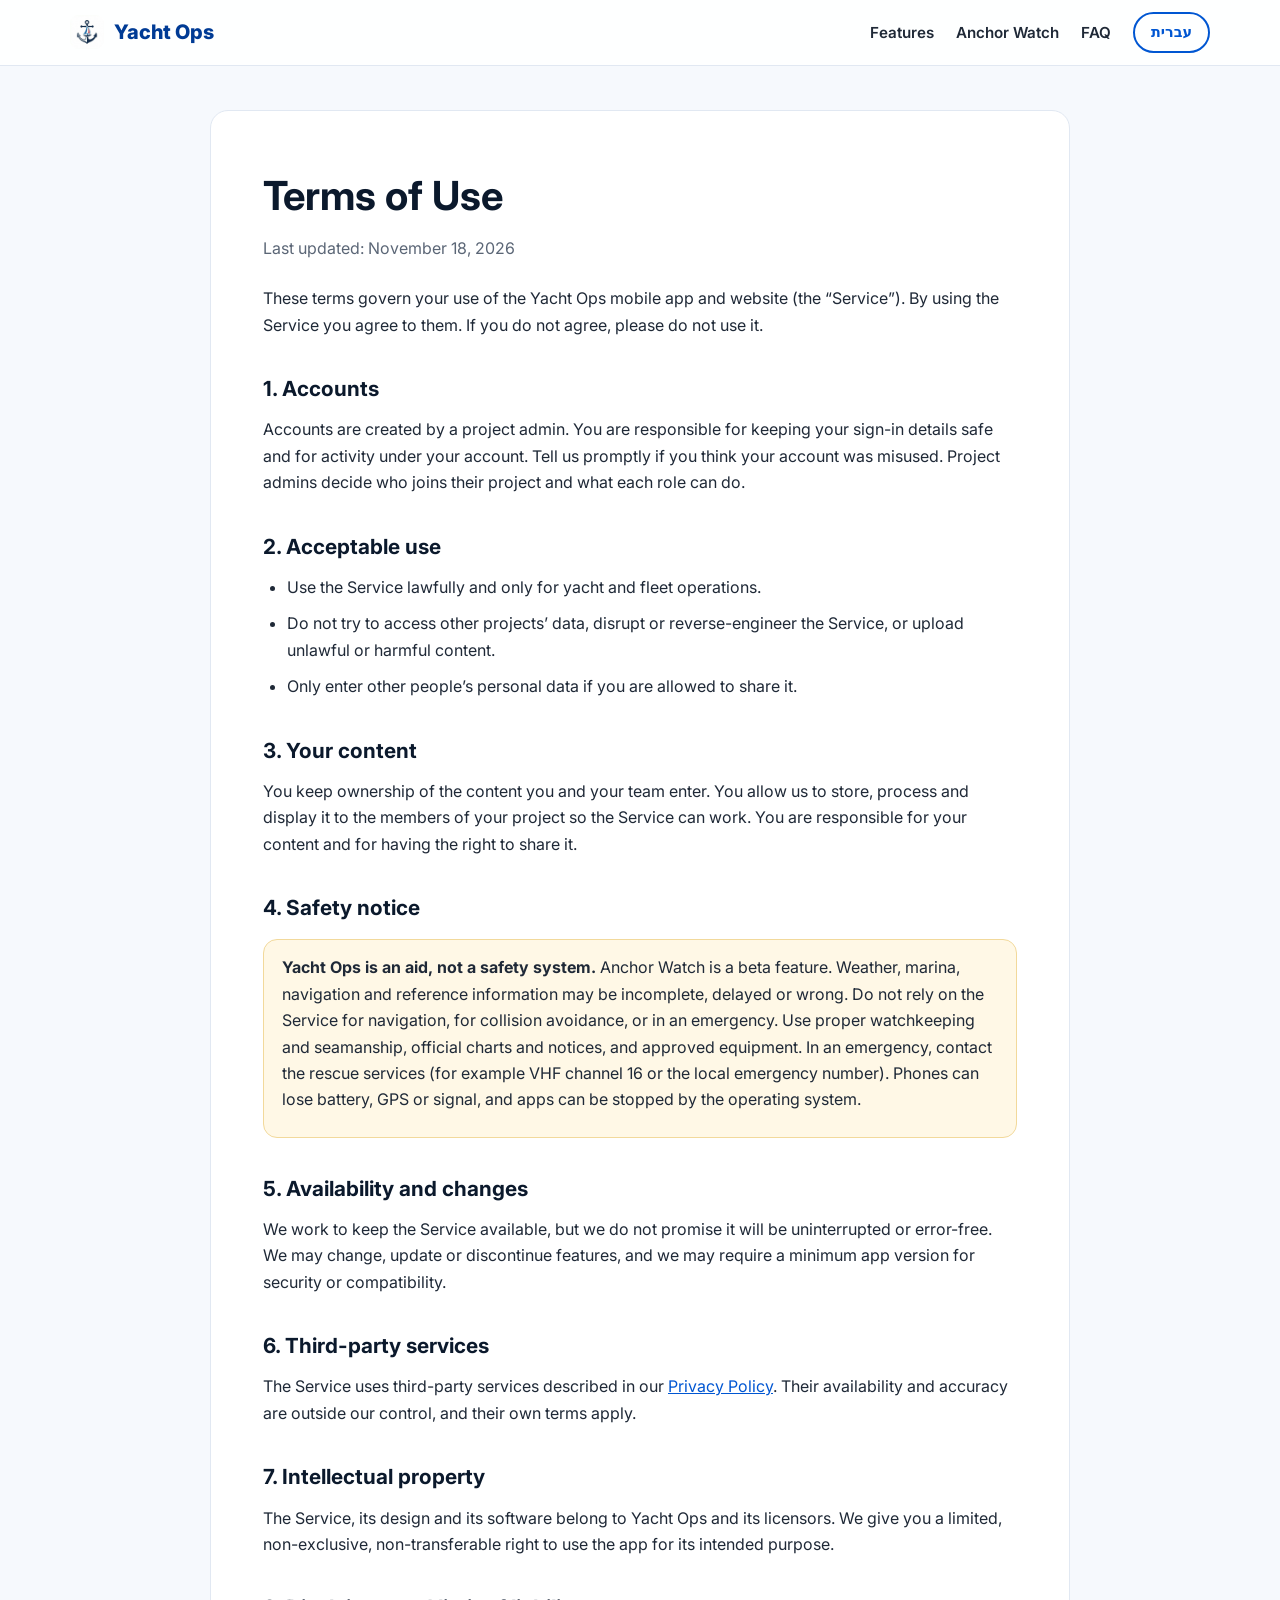
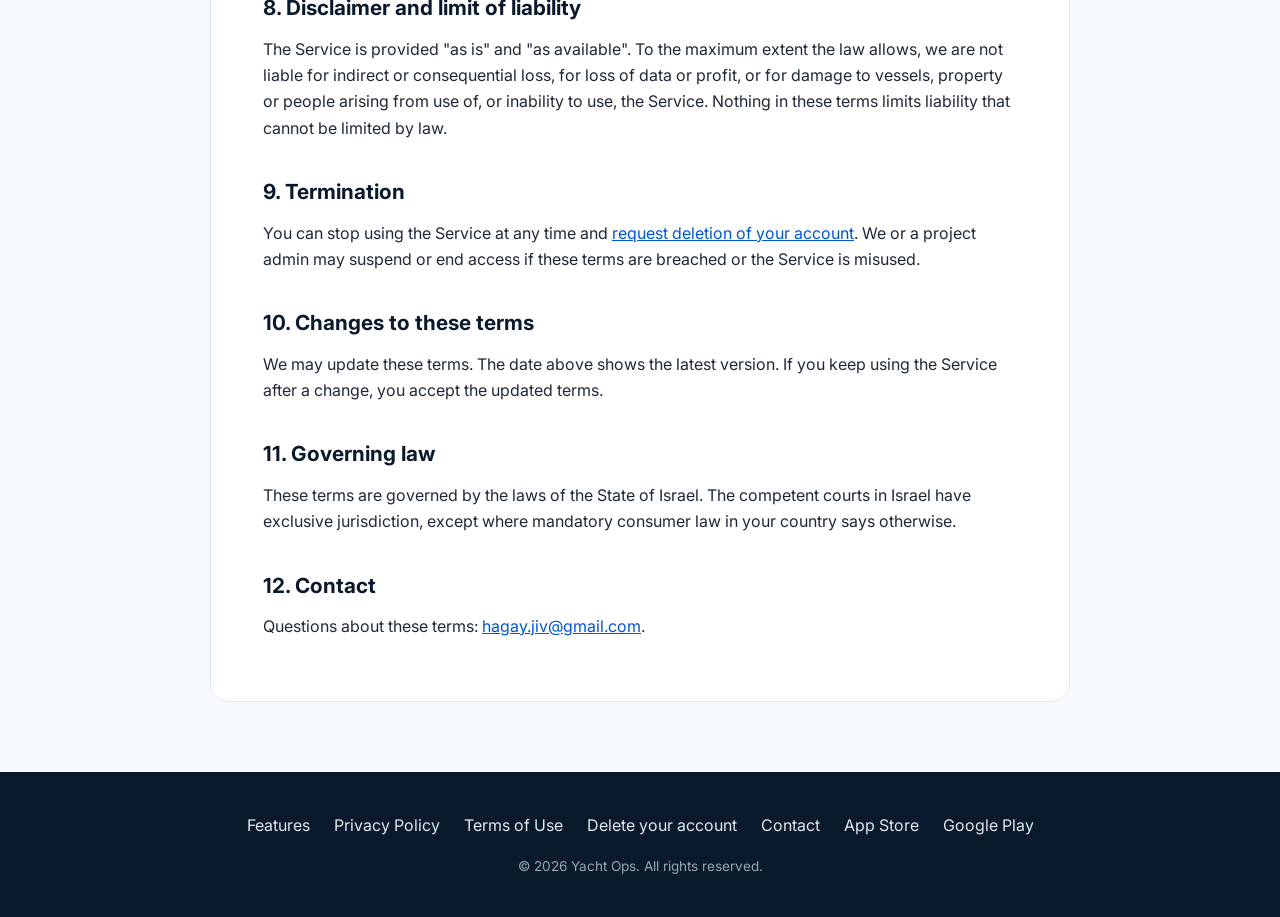
<file: terms.html>
<!DOCTYPE html>
<html lang="en" dir="ltr" data-title-en="Terms of Use - Yacht Ops" data-title-he="תנאי שימוש - Yacht Ops" data-desc-en="The terms that apply when you use the Yacht Ops app and website, including an important safety notice." data-desc-he="התנאים החלים על השימוש באפליקציית Yacht Ops ובאתר, כולל הודעת בטיחות חשובה.">
<head>
<meta charset="UTF-8">
<meta name="viewport" content="width=device-width, initial-scale=1">
<title>Terms of Use - Yacht Ops</title>
<meta name="description" content="The terms that apply when you use the Yacht Ops app and website, including an important safety notice.">
<link rel="canonical" href="https://hagayj.github.io/yachtops/terms.html">
<link rel="icon" href="icon.png">
<link rel="apple-touch-icon" href="icon.png">
<meta name="apple-itunes-app" content="app-id=6759055856">
<meta name="theme-color" content="#0056d2">
<meta property="og:type" content="website">
<meta property="og:site_name" content="Yacht Ops">
<meta property="og:title" content="Terms of Use - Yacht Ops">
<meta property="og:description" content="The terms that apply when you use the Yacht Ops app and website, including an important safety notice.">
<meta property="og:image" content="https://hagayj.github.io/yachtops/logo.png">
<meta property="og:url" content="https://hagayj.github.io/yachtops/terms.html">
<meta name="twitter:card" content="summary">
<link rel="preconnect" href="https://fonts.googleapis.com">
<link rel="preconnect" href="https://fonts.gstatic.com" crossorigin>
<link href="https://fonts.googleapis.com/css2?family=Heebo:wght@300;400;600;800&family=Inter:wght@300;400;600;800&display=swap" rel="stylesheet">
<link rel="stylesheet" href="assets/site.css">
<script src="assets/site.js"></script>
</head>
<body>
<a class="skip" href="#main"><span class="en">Skip to content</span><span class="he">דלג לתוכן</span></a>
<nav class="top" aria-label="Main">
  <div class="wrap">
    <a href="index.html" class="logo"><img src="icon.png" alt="" width="34" height="34">Yacht Ops</a>
    <div class="nav-links">
      <a class="hide-sm" href="index.html#features"><span class="en">Features</span><span class="he">יכולות</span></a>
      <a class="hide-sm" href="index.html#anchor"><span class="en">Anchor Watch</span><span class="he">Anchor Watch</span></a>
      <a class="hide-sm" href="index.html#faq"><span class="en">FAQ</span><span class="he">שאלות נפוצות</span></a>
      <button id="lang-btn" class="lang-switch" type="button" onclick="toggleLanguage()"><span class="en">עברית</span><span class="he">English</span></button>
    </div>
  </div>
</nav>
<main id="main" class="doc"><div class="wrap"><article class="paper">
<h1><span class="en">Terms of Use</span><span class="he">תנאי שימוש</span></h1>
<p class="updated"><span class="en">Last updated: November 18, 2026</span><span class="he">עודכן לאחרונה: 18 בנובמבר 2026</span></p>
<p class="en">These terms govern your use of the Yacht Ops mobile app and website (the &ldquo;Service&rdquo;). By using the Service you agree to them. If you do not agree, please do not use it.</p><p class="he">תנאים אלה חלים על השימוש שלכם באפליקציית Yacht Ops ובאתר (&quot;השירות&quot;). בשימוש בשירות אתם מסכימים להם. אם אינכם מסכימים, אל תשתמשו בו.</p>

<h2 id=""><span class="en">1. Accounts</span><span class="he">1. חשבונות</span></h2>
<p class="en">Accounts are created by a project admin. You are responsible for keeping your sign-in details safe and for activity under your account. Tell us promptly if you think your account was misused. Project admins decide who joins their project and what each role can do.</p><p class="he">חשבונות נפתחים על ידי מנהל פרויקט. אתם אחראים לשמור על פרטי ההתחברות ועל פעילות בחשבון שלכם. עדכנו אותנו מיד אם אתם חושבים שנעשה בחשבון שימוש לרעה. מנהלי פרויקט מחליטים מי מצטרף לפרויקט שלהם ומה כל תפקיד יכול לעשות.</p>

<h2 id=""><span class="en">2. Acceptable use</span><span class="he">2. שימוש הולם</span></h2>
<ul class="en"><li>Use the Service lawfully and only for yacht and fleet operations.</li><li>Do not try to access other projects&rsquo; data, disrupt or reverse-engineer the Service, or upload unlawful or harmful content.</li><li>Only enter other people&rsquo;s personal data if you are allowed to share it.</li></ul><ul class="he"><li>השתמשו בשירות באופן חוקי ורק לצורכי ניהול סירות וצי.</li><li>אל תנסו לגשת לנתונים של פרויקטים אחרים, להפריע לשירות או לבצע לו הנדסה לאחור, או להעלות תוכן בלתי חוקי או מזיק.</li><li>הזינו נתונים אישיים של אחרים רק אם מותר לכם לשתף אותם.</li></ul>

<h2 id=""><span class="en">3. Your content</span><span class="he">3. התוכן שלכם</span></h2>
<p class="en">You keep ownership of the content you and your team enter. You allow us to store, process and display it to the members of your project so the Service can work. You are responsible for your content and for having the right to share it.</p><p class="he">אתם נשארים הבעלים של התוכן שאתם והצוות מזינים. אתם מתירים לנו לאחסן, לעבד ולהציג אותו לחברי הפרויקט שלכם כדי שהשירות יפעל. אתם אחראים לתוכן שלכם ולכך שיש לכם זכות לשתף אותו.</p>

<h2 id="safety"><span class="en">4. Safety notice</span><span class="he">4. הודעת בטיחות</span></h2>
<div class="callout"><p class="en"><strong>Yacht Ops is an aid, not a safety system.</strong> Anchor Watch is a beta feature. Weather, marina, navigation and reference information may be incomplete, delayed or wrong. Do not rely on the Service for navigation, for collision avoidance, or in an emergency. Use proper watchkeeping and seamanship, official charts and notices, and approved equipment. In an emergency, contact the rescue services (for example VHF channel 16 or the local emergency number). Phones can lose battery, GPS or signal, and apps can be stopped by the operating system.</p><p class="he"><strong>Yacht Ops היא כלי עזר, לא מערכת בטיחות.</strong> Anchor Watch היא יכולת בטא. מידע על מזג אוויר, מרינות, ניווט ומידע עזר עלול להיות חלקי, מאוחר או שגוי. אל תסתמכו על השירות לניווט, למניעת התנגשות או בשעת חירום. השתמשו בתצפית ובלימאות נכונות, במפות והודעות רשמיות ובציוד מאושר. בשעת חירום פנו לגורמי החילוץ (למשל ערוץ VHF 16 או מספר החירום המקומי). בטלפונים יכולים להיגמר הסוללה, ה-GPS או הקליטה, ומערכת ההפעלה יכולה לעצור אפליקציות.</p></div>

<h2 id=""><span class="en">5. Availability and changes</span><span class="he">5. זמינות ושינויים</span></h2>
<p class="en">We work to keep the Service available, but we do not promise it will be uninterrupted or error-free. We may change, update or discontinue features, and we may require a minimum app version for security or compatibility.</p><p class="he">אנחנו פועלים לשמור על זמינות השירות, אך איננו מבטיחים שיפעל ללא הפרעה או ללא טעויות. ייתכן שנשנה, נעדכן או נפסיק יכולות, וייתכן שנדרוש גרסת אפליקציה מינימלית מטעמי אבטחה או תאימות.</p>

<h2 id=""><span class="en">6. Third-party services</span><span class="he">6. שירותי צד שלישי</span></h2>
<p class="en">The Service uses third-party services described in our <a href="privacy.html">Privacy Policy</a>. Their availability and accuracy are outside our control, and their own terms apply.</p><p class="he">השירות משתמש בשירותי צד שלישי המתוארים ב<a href="privacy.html">מדיניות הפרטיות</a> שלנו. הזמינות והדיוק שלהם אינם בשליטתנו, וחלים עליהם התנאים שלהם.</p>

<h2 id=""><span class="en">7. Intellectual property</span><span class="he">7. קניין רוחני</span></h2>
<p class="en">The Service, its design and its software belong to Yacht Ops and its licensors. We give you a limited, non-exclusive, non-transferable right to use the app for its intended purpose.</p><p class="he">השירות, העיצוב והתוכנה שלו שייכים ל-Yacht Ops ולמעניקי הרישיון שלה. אנחנו מעניקים לכם זכות מוגבלת, לא בלעדית ולא ניתנת להעברה להשתמש באפליקציה למטרתה.</p>

<h2 id=""><span class="en">8. Disclaimer and limit of liability</span><span class="he">8. כתב ויתור והגבלת אחריות</span></h2>
<p class="en">The Service is provided "as is" and "as available". To the maximum extent the law allows, we are not liable for indirect or consequential loss, for loss of data or profit, or for damage to vessels, property or people arising from use of, or inability to use, the Service. Nothing in these terms limits liability that cannot be limited by law.</p><p class="he">השירות ניתן "כמות שהוא" ו"כפי שהוא זמין". במידה המרבית שהחוק מתיר, אנחנו לא אחראים לנזק עקיף או תוצאתי, לאובדן נתונים או רווח, או לנזק לכלי שיט, לרכוש או לבני אדם הנובע משימוש בשירות או מחוסר יכולת להשתמש בו. שום דבר בתנאים אלה לא מגביל אחריות שאי אפשר להגביל לפי הדין.</p>

<h2 id=""><span class="en">9. Termination</span><span class="he">9. סיום השימוש</span></h2>
<p class="en">You can stop using the Service at any time and <a href="delete-account.html">request deletion of your account</a>. We or a project admin may suspend or end access if these terms are breached or the Service is misused.</p><p class="he">אפשר להפסיק להשתמש בשירות בכל עת ו<a href="delete-account.html">לבקש מחיקת חשבון</a>. אנחנו או מנהל פרויקט עשויים להשעות או להפסיק גישה אם התנאים הופרו או שנעשה בשירות שימוש לרעה.</p>

<h2 id=""><span class="en">10. Changes to these terms</span><span class="he">10. שינויים בתנאים</span></h2>
<p class="en">We may update these terms. The date above shows the latest version. If you keep using the Service after a change, you accept the updated terms.</p><p class="he">ייתכן שנעדכן תנאים אלה. התאריך למעלה מציג את הגרסה האחרונה. אם תמשיכו להשתמש בשירות אחרי שינוי, אתם מקבלים את התנאים המעודכנים.</p>

<h2 id=""><span class="en">11. Governing law</span><span class="he">11. דין חל</span></h2>
<p class="en">These terms are governed by the laws of the State of Israel. The competent courts in Israel have exclusive jurisdiction, except where mandatory consumer law in your country says otherwise.</p><p class="he">על תנאים אלה חל דין מדינת ישראל. לבתי המשפט המוסמכים בישראל סמכות ייחודית, אלא אם דין צרכנים מחייב במדינתכם קובע אחרת.</p>

<h2 id=""><span class="en">12. Contact</span><span class="he">12. יצירת קשר</span></h2>
<p class="en">Questions about these terms: <a href="mailto:hagay.jiv@gmail.com">hagay.jiv@gmail.com</a>.</p><p class="he">שאלות על תנאים אלה: <a href="mailto:hagay.jiv@gmail.com">hagay.jiv@gmail.com</a>.</p>
</article></div></main>
<footer>
  <div class="wrap">
    <div class="links">
      <a href="index.html#features"><span class="en">Features</span><span class="he">יכולות</span></a>
      <a href="privacy.html"><span class="en">Privacy Policy</span><span class="he">מדיניות פרטיות</span></a>
      <a href="terms.html"><span class="en">Terms of Use</span><span class="he">תנאי שימוש</span></a>
      <a href="delete-account.html"><span class="en">Delete your account</span><span class="he">מחיקת חשבון</span></a>
      <a href="mailto:hagay.jiv@gmail.com"><span class="en">Contact</span><span class="he">צור קשר</span></a>
      <a href="https://apps.apple.com/app/id6759055856" target="_blank" rel="noopener">App Store</a>
      <a href="https://play.google.com/store/apps/details?id=com.hagayj.ship1" target="_blank" rel="noopener">Google Play</a>
    </div>
    <div class="small en">&copy; 2026 Yacht Ops. All rights reserved.</div>
    <div class="small he">&copy; 2026 Yacht Ops. כל הזכויות שמורות.</div>
  </div>
</footer>
</body>
</html>
</file>
<file: assets/site.css>
:root {
  --primary: #0056d2; --primary-dark: #003b95; --primary-light: #4a90e2; --accent: #00a6c0;
  --dark: #0b192c; --text: #1f2937; --muted: #5b6676; --light: #f6f9fd; --white: #fff;
  --line: #e1e8f2; --radius: 18px; --shadow: 0 12px 40px -14px rgba(0, 86, 210, .25);
}
* { margin: 0; padding: 0; box-sizing: border-box; }
html { scroll-behavior: smooth; scroll-padding-top: 84px; }
html[lang="en"] { font-family: 'Inter', system-ui, -apple-system, 'Segoe UI', sans-serif; }
html[lang="he"] { font-family: 'Heebo', system-ui, -apple-system, 'Segoe UI', sans-serif; }
html[lang="en"] .he, html[lang="he"] .en { display: none !important; }
body { background: var(--light); color: var(--text); line-height: 1.65; overflow-x: hidden; }
a { color: var(--primary); }
img { max-width: 100%; display: block; }
:focus-visible { outline: 3px solid var(--primary-light); outline-offset: 3px; border-radius: 6px; }
.skip { position: absolute; inset-inline-start: 12px; top: -60px; background: var(--dark); color: #fff; padding: 10px 16px; border-radius: 10px; z-index: 2000; }
.skip:focus { top: 12px; }
.wrap { width: min(1140px, 92%); margin-inline: auto; }

/* Nav */
nav.top { position: fixed; inset-inline: 0; top: 0; z-index: 1000; background: rgba(255,255,255,.88); backdrop-filter: blur(14px); -webkit-backdrop-filter: blur(14px); border-bottom: 1px solid var(--line); }
nav.top .wrap { display: flex; align-items: center; justify-content: space-between; gap: 16px; padding-block: 12px; }
.logo { display: flex; align-items: center; gap: 10px; font-weight: 800; font-size: 1.25rem; color: var(--primary-dark); text-decoration: none; }
.logo img { width: 34px; height: 34px; border-radius: 8px; }
.nav-links { display: flex; align-items: center; gap: 22px; }
.nav-links a { color: var(--text); text-decoration: none; font-weight: 600; font-size: .95rem; }
.nav-links a:hover { color: var(--primary); }
.lang-switch { background: transparent; border: 2px solid var(--primary); color: var(--primary); padding: .4rem 1rem; border-radius: 30px; font: inherit; font-weight: 700; font-size: .9rem; cursor: pointer; transition: .2s; }
.lang-switch:hover { background: var(--primary); color: #fff; }
@media (max-width: 760px) { .nav-links a.hide-sm { display: none; } .nav-links { gap: 10px; } }

/* Buttons */
.stores { display: flex; flex-wrap: wrap; gap: 14px; }
.store-btn { display: inline-flex; align-items: center; gap: 12px; background: var(--dark); color: #fff; text-decoration: none; padding: 11px 22px; border-radius: 14px; min-width: 190px; transition: .25s; box-shadow: 0 10px 25px rgba(11,25,44,.18); }
.store-btn:hover { transform: translateY(-3px); background: var(--primary-dark); }
.store-btn svg { width: 28px; height: 28px; fill: currentColor; flex: none; }
.store-btn small { display: block; font-size: .72rem; opacity: .85; line-height: 1.1; }
.store-btn strong { display: block; font-size: 1.15rem; line-height: 1.2; }
.btn-ghost { display: inline-block; padding: 12px 22px; border-radius: 14px; border: 2px solid var(--primary); color: var(--primary); font-weight: 700; text-decoration: none; }

/* Hero */
.hero { padding: 130px 0 70px; background: linear-gradient(135deg, #f8fbfe 0%, #e3eefb 100%); position: relative; overflow: hidden; }
.hero::before { content: ''; position: absolute; width: 520px; height: 520px; inset-inline-end: -140px; top: -140px; background: radial-gradient(circle, rgba(0,229,255,.22), transparent 70%); border-radius: 50%; }
.hero .wrap { display: grid; grid-template-columns: 1.05fr .95fr; gap: 40px; align-items: center; position: relative; }
.eyebrow { display: inline-block; background: #e6f0ff; color: var(--primary-dark); font-weight: 700; font-size: .85rem; padding: 6px 14px; border-radius: 30px; margin-bottom: 18px; }
.hero h1 { font-size: clamp(2.2rem, 5vw, 3.7rem); line-height: 1.12; font-weight: 800; color: var(--dark); margin-bottom: 18px; }
.hero p.lead { font-size: 1.2rem; color: var(--muted); margin-bottom: 28px; max-width: 34em; }
.hero .meta { margin-top: 18px; color: var(--muted); font-size: .95rem; }
.shots { display: flex; justify-content: center; gap: 18px; align-items: flex-end; }
.phone { width: min(230px, 42vw); border-radius: 34px; background: #0b192c; padding: 8px; box-shadow: 0 30px 60px -20px rgba(0,40,110,.45); }
.phone img { border-radius: 27px; width: 100%; height: auto; aspect-ratio: 560 / 1218; object-fit: cover; background: #dbe7f7; }
.phone.second { transform: translateY(28px); }
@media (max-width: 900px) { .hero .wrap { grid-template-columns: 1fr; } .shots { margin-top: 20px; } }

/* Sections */
section.block { padding: 78px 0; }
section.alt { background: #fff; }
.head { text-align: center; max-width: 720px; margin: 0 auto 46px; }
.head h2 { font-size: clamp(1.7rem, 3.4vw, 2.5rem); line-height: 1.2; color: var(--dark); margin-bottom: 12px; }
.head p { color: var(--muted); font-size: 1.1rem; }
.audience { display: flex; flex-wrap: wrap; gap: 12px; justify-content: center; margin-top: 8px; }
.audience > span { background: #fff; border: 1px solid var(--line); padding: 8px 18px; border-radius: 30px; font-weight: 600; color: var(--primary-dark); }

.grid { display: grid; grid-template-columns: repeat(auto-fit, minmax(290px, 1fr)); gap: 22px; }
.card { background: #fff; border: 1px solid var(--line); border-radius: var(--radius); padding: 26px; transition: .25s; }
.card:hover { transform: translateY(-4px); box-shadow: var(--shadow); }
.card .ic { width: 46px; height: 46px; border-radius: 13px; background: #e6f0ff; display: grid; place-items: center; margin-bottom: 14px; font-size: 1.45rem; }
.card h3 { font-size: 1.12rem; color: var(--dark); margin-bottom: 6px; }
.card p { color: var(--muted); font-size: .98rem; }
.tag { display: inline-block; font-size: .72rem; font-weight: 700; background: #fff3d6; color: #8a5a00; padding: 2px 9px; border-radius: 20px; margin-inline-start: 8px; vertical-align: middle; }

.spot { display: grid; grid-template-columns: 1fr 1fr; gap: 40px; align-items: center; }
.spot ul { list-style: none; display: grid; gap: 12px; margin-top: 18px; }
.spot li { padding-inline-start: 30px; position: relative; }
.spot li::before { content: '✓'; position: absolute; inset-inline-start: 0; color: var(--accent); font-weight: 800; }
.note { background: #fff8e6; border: 1px solid #f2d99b; border-radius: 14px; padding: 14px 18px; color: #6b4a00; font-size: .95rem; margin-top: 20px; }
.panel { background: linear-gradient(135deg, #0b192c, #003b95); color: #fff; border-radius: 24px; padding: 34px; }
.panel h3 { font-size: 1.4rem; margin-bottom: 10px; }
.panel p { opacity: .9; }
@media (max-width: 860px) { .spot { grid-template-columns: 1fr; } }

.steps { display: grid; grid-template-columns: repeat(auto-fit, minmax(250px, 1fr)); gap: 22px; counter-reset: s; }
.step { background: #fff; border: 1px solid var(--line); border-radius: var(--radius); padding: 26px; counter-increment: s; }
.step::before { content: counter(s); display: grid; place-items: center; width: 38px; height: 38px; border-radius: 50%; background: var(--primary); color: #fff; font-weight: 800; margin-bottom: 12px; }
.step h3 { color: var(--dark); margin-bottom: 6px; }
.step p { color: var(--muted); }

details.faq { background: #fff; border: 1px solid var(--line); border-radius: 14px; padding: 4px 20px; margin-bottom: 12px; }
details.faq summary { cursor: pointer; font-weight: 700; padding: 14px 0; color: var(--dark); }
details.faq p { padding-bottom: 14px; color: var(--muted); }

.cta { background: linear-gradient(135deg, var(--primary-dark), var(--primary)); color: #fff; text-align: center; padding: 76px 0; }
.cta h2 { font-size: clamp(1.7rem, 3.4vw, 2.4rem); margin-bottom: 10px; }
.cta p { opacity: .92; max-width: 640px; margin: 0 auto 28px; }
.cta .stores { justify-content: center; }
.cta .store-btn { background: #fff; color: var(--dark); }
.cta .store-btn:hover { background: #e9f1ff; }

footer { background: var(--dark); color: #cbd5e1; padding: 40px 0; }
footer .wrap { display: flex; flex-direction: column; align-items: center; gap: 16px; text-align: center; }
footer .links { display: flex; flex-wrap: wrap; gap: 8px 24px; justify-content: center; }
footer a { color: #e2e8f0; text-decoration: none; }
footer a:hover { text-decoration: underline; }
footer .small { font-size: .85rem; opacity: .75; }

/* Legal / document pages */
.doc { padding: 110px 0 70px; }
.doc .paper { background: #fff; border: 1px solid var(--line); border-radius: var(--radius); padding: clamp(24px, 5vw, 52px); max-width: 860px; margin-inline: auto; }
.doc h1 { font-size: clamp(1.8rem, 4vw, 2.5rem); color: var(--dark); margin-bottom: 6px; }
.doc .updated { color: var(--muted); margin-bottom: 24px; }
.doc h2 { font-size: 1.3rem; color: var(--dark); margin: 34px 0 10px; }
.doc h3 { font-size: 1.05rem; color: var(--dark); margin: 20px 0 6px; }
.doc p, .doc li { margin-bottom: 10px; }
.doc ul { padding-inline-start: 24px; margin-bottom: 12px; }
.doc .summary { background: #eef5ff; border: 1px solid #cfe0fb; border-radius: 14px; padding: 18px 22px; margin: 18px 0 8px; }
.doc .summary ul { margin: 8px 0 0; }
.doc table { width: 100%; border-collapse: collapse; margin: 12px 0 18px; font-size: .95rem; }
.doc th, .doc td { border: 1px solid var(--line); padding: 10px 12px; text-align: start; vertical-align: top; }
.doc th { background: #f1f6fd; }
.doc .toc { background: var(--light); border-radius: 14px; padding: 14px 22px; margin: 18px 0; }
.doc .toc ol { padding-inline-start: 22px; }
.doc .toc a { text-decoration: none; }
.doc .callout { background: #fff8e6; border: 1px solid #f2d99b; border-radius: 14px; padding: 14px 18px; margin: 14px 0; }
.mailbtn { display: inline-block; background: var(--primary); color: #fff !important; text-decoration: none; padding: 12px 22px; border-radius: 12px; font-weight: 700; margin: 6px 0 14px; }
.tablewrap { overflow-x: auto; margin: 12px 0 18px; }
.tablewrap table { min-width: 560px; margin: 0; }
@media (prefers-reduced-motion: reduce) { * { transition: none !important; scroll-behavior: auto !important; } }

/* Screenshot gallery */
.gallery { display: flex; gap: 22px; overflow-x: auto; padding: 8px 4px 24px; scroll-snap-type: x proximity; -webkit-overflow-scrolling: touch; }
.gallery figure { flex: 0 0 auto; scroll-snap-align: center; text-align: center; }
.gallery .phone { width: 220px; }
.gallery figcaption { margin-top: 12px; font-weight: 700; color: var(--dark); }
@media (min-width: 1100px) { .gallery { justify-content: center; } }
</file>
